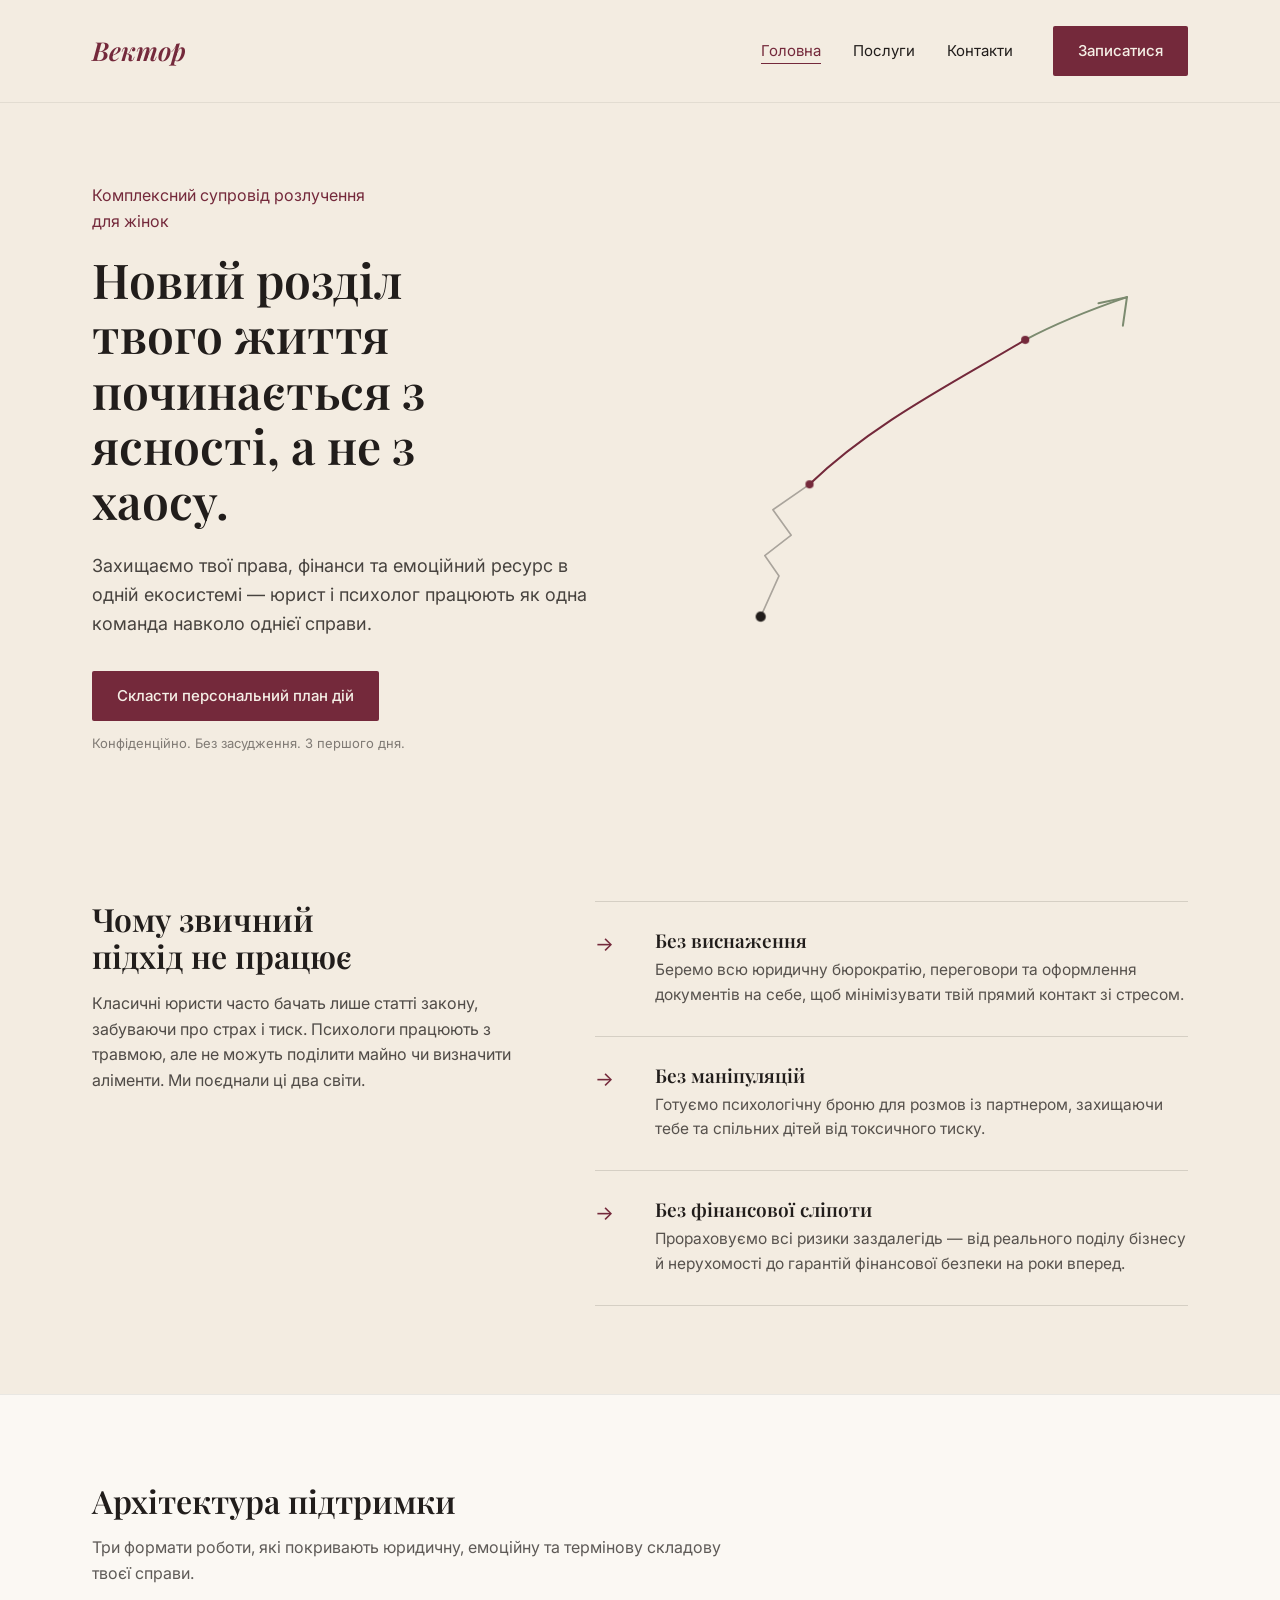
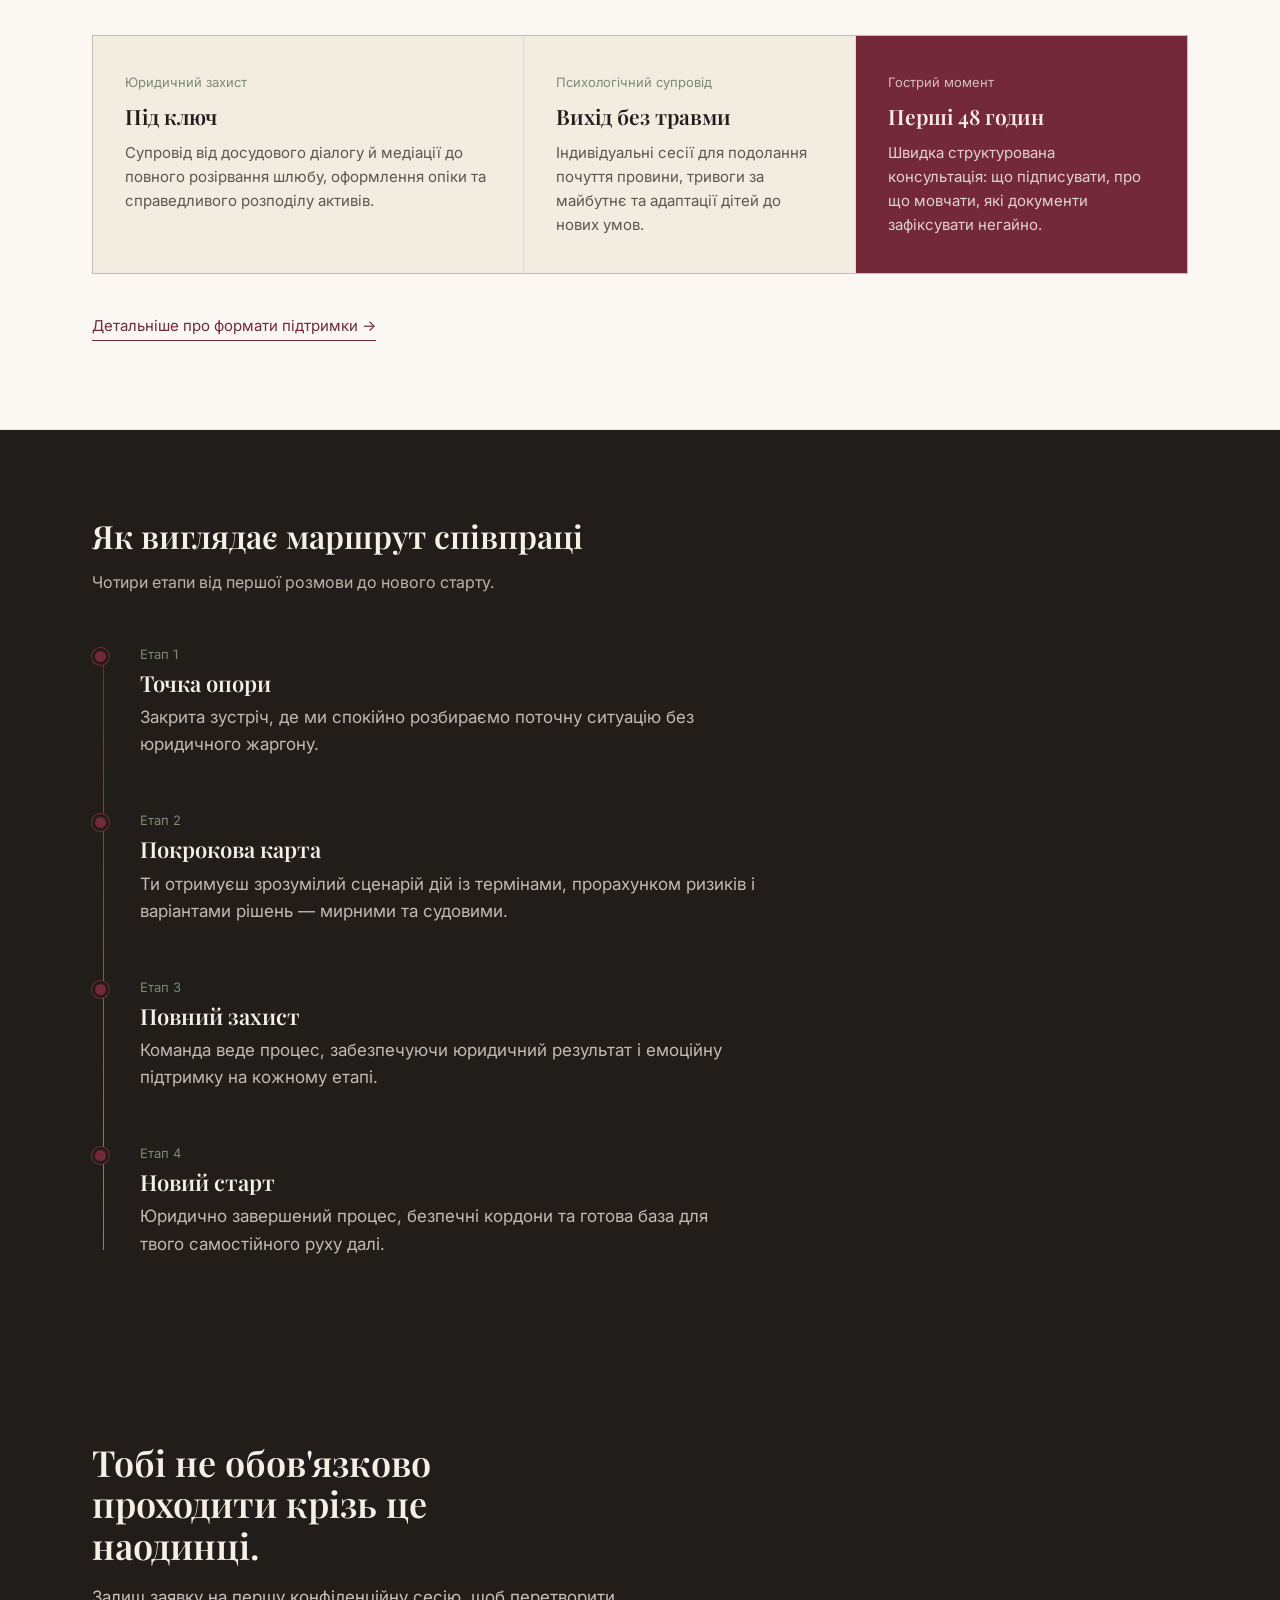
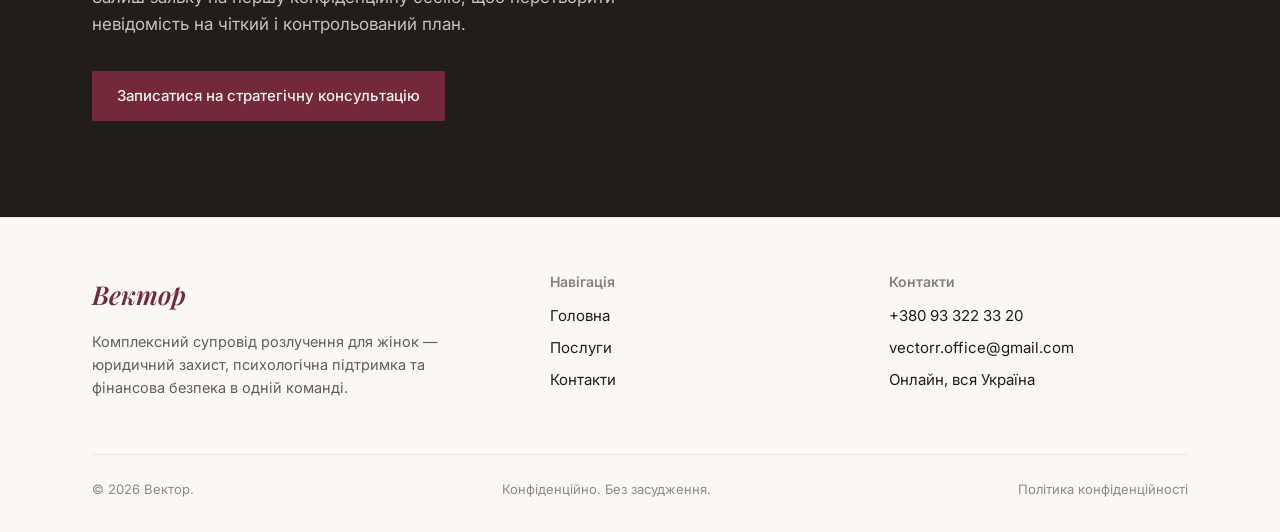
<file: index.html>
<!DOCTYPE html>
<html lang="uk">
<head>
<meta charset="UTF-8">
<meta name="viewport" content="width=device-width, initial-scale=1.0">
<title>Вектор — Супровід розлучення для жінок</title>
<meta name="description" content="Вектор — комплексний супровід розлучення для жінок: юридичний захист, психологічна підтримка та фінансова безпека в одній команді.">
<link rel="stylesheet" href="css/style.css">
<link rel="icon" type="image/x-icon" href="favicon.ico">
<link rel="icon" type="image/png" sizes="32x32" href="favicon-32.png">
<link rel="icon" type="image/png" sizes="192x192" href="favicon-192.png">
<link rel="apple-touch-icon" href="apple-touch-icon.png">
</head>
<body>

<header class="site-header">
  <div class="container">
    <a href="index.html" class="logo">Вектор</a>
    <nav class="nav">
      <ul class="nav-links">
        <li><a href="index.html" aria-current="page">Головна</a></li>
        <li><a href="services.html">Послуги</a></li>
        <li><a href="contacts.html">Контакти</a></li>
      </ul>
      <a href="contacts.html" class="btn btn-primary nav-cta-desktop">Записатися</a>
      <button class="nav-toggle" aria-label="Меню" aria-expanded="false">☰</button>
    </nav>
  </div>
</header>

<section class="hero">
  <div class="container">
    <div class="hero-grid">
      <div>
        <p class="hero-kicker">Комплексний супровід розлучення для жінок</p>
        <h1>Новий розділ твого життя починається з ясності, а не з хаосу.</h1>
        <p class="hero-lede">Захищаємо твої права, фінанси та емоційний ресурс в одній екосистемі — юрист і психолог працюють як одна команда навколо однієї справи.</p>
        <div class="hero-actions">
          <a href="contacts.html" class="btn btn-primary">Скласти персональний план дій</a>
          <span class="hero-microtext">Конфіденційно. Без засудження. З першого дня.</span>
        </div>
      </div>
      <div>
        <svg class="vector-graphic" viewBox="0 0 460 460" fill="none" xmlns="http://www.w3.org/2000/svg">
          <path class="v-rough" d="M40 380 L58 340 L44 320 L70 300 L52 275 L88 250" stroke="#211D1B" stroke-width="1.6" stroke-linecap="round" stroke-linejoin="round" opacity="0.35"/>
          <path class="v-line-1" d="M88 250 C 150 190, 230 150, 300 108" stroke="#74293B" stroke-width="2" stroke-linecap="round"/>
          <path class="v-line-2" d="M300 108 C 330 92, 365 78, 400 66" stroke="#7C8B70" stroke-width="2" stroke-linecap="round"/>
          <path class="v-arrow" d="M400 66 L 372 72 M400 66 L 396 94" stroke="#7C8B70" stroke-width="2" stroke-linecap="round"/>
          <circle class="v-dot" cx="40" cy="380" r="5" fill="#211D1B" opacity="0.35"/>
          <circle class="v-dot" cx="88" cy="250" r="4" fill="#74293B"/>
          <circle class="v-dot" cx="300" cy="108" r="4" fill="#74293B"/>
        </svg>
      </div>
    </div>
  </div>
</section>

<section class="section">
  <div class="container">
    <div class="philosophy-grid">
      <div class="philosophy-intro reveal">
        <h2>Чому звичний підхід не працює</h2>
        <p>Класичні юристи часто бачать лише статті закону, забуваючи про страх і тиск. Психологи працюють з травмою, але не можуть поділити майно чи визначити аліменти. Ми поєднали ці два світи.</p>
      </div>
      <div class="philosophy-list">
        <div class="philosophy-item reveal">
          <span class="mark">→</span>
          <div>
            <h3>Без виснаження</h3>
            <p>Беремо всю юридичну бюрократію, переговори та оформлення документів на себе, щоб мінімізувати твій прямий контакт зі стресом.</p>
          </div>
        </div>
        <div class="philosophy-item reveal reveal-delay-1">
          <span class="mark">→</span>
          <div>
            <h3>Без маніпуляцій</h3>
            <p>Готуємо психологічну броню для розмов із партнером, захищаючи тебе та спільних дітей від токсичного тиску.</p>
          </div>
        </div>
        <div class="philosophy-item reveal reveal-delay-2">
          <span class="mark">→</span>
          <div>
            <h3>Без фінансової сліпоти</h3>
            <p>Прораховуємо всі ризики заздалегідь — від реального поділу бізнесу й нерухомості до гарантій фінансової безпеки на роки вперед.</p>
          </div>
        </div>
      </div>
    </div>
  </div>
</section>

<section class="section section-alt">
  <div class="container">
    <div class="section-head reveal">
      <h2>Архітектура підтримки</h2>
      <p class="desc">Три формати роботи, які покривають юридичну, емоційну та термінову складову твоєї справи.</p>
    </div>
    <div class="services-teaser reveal">
      <div class="service-block">
        <span class="tag">Юридичний захист</span>
        <h3>Під ключ</h3>
        <p>Супровід від досудового діалогу й медіації до повного розірвання шлюбу, оформлення опіки та справедливого розподілу активів.</p>
      </div>
      <div class="service-block">
        <span class="tag">Психологічний супровід</span>
        <h3>Вихід без травми</h3>
        <p>Індивідуальні сесії для подолання почуття провини, тривоги за майбутнє та адаптації дітей до нових умов.</p>
      </div>
      <div class="service-block express">
        <span class="tag">Гострий момент</span>
        <h3>Перші 48 годин</h3>
        <p>Швидка структурована консультація: що підписувати, про що мовчати, які документи зафіксувати негайно.</p>
      </div>
    </div>
    <a href="services.html" class="teaser-link">Детальніше про формати підтримки →</a>
  </div>
</section>

<section class="section section-dark">
  <div class="container">
    <div class="section-head reveal">
      <h2>Як виглядає маршрут співпраці</h2>
      <p class="desc">Чотири етапи від першої розмови до нового старту.</p>
    </div>
    <div class="journey">
      <div class="journey-step">
        <span class="step-num">Етап 1</span>
        <h3>Точка опори</h3>
        <p>Закрита зустріч, де ми спокійно розбираємо поточну ситуацію без юридичного жаргону.</p>
      </div>
      <div class="journey-step">
        <span class="step-num">Етап 2</span>
        <h3>Покрокова карта</h3>
        <p>Ти отримуєш зрозумілий сценарій дій із термінами, прорахунком ризиків і варіантами рішень — мирними та судовими.</p>
      </div>
      <div class="journey-step">
        <span class="step-num">Етап 3</span>
        <h3>Повний захист</h3>
        <p>Команда веде процес, забезпечуючи юридичний результат і емоційну підтримку на кожному етапі.</p>
      </div>
      <div class="journey-step">
        <span class="step-num">Етап 4</span>
        <h3>Новий старт</h3>
        <p>Юридично завершений процес, безпечні кордони та готова база для твого самостійного руху далі.</p>
      </div>
    </div>
  </div>
</section>

<div class="cta-banner">
  <div class="container reveal">
    <h2>Тобі не обов'язково проходити крізь це наодинці.</h2>
    <p>Залиш заявку на першу конфіденційну сесію, щоб перетворити невідомість на чіткий і контрольований план.</p>
    <a href="contacts.html" class="btn btn-primary" style="margin-top:16px;">Записатися на стратегічну консультацію</a>
  </div>
</div>

<footer class="site-footer">
  <div class="container">
    <div class="footer-grid">
      <div>
        <a href="index.html" class="logo">Вектор</a>
        <p style="margin-top:14px;">Комплексний супровід розлучення для жінок — юридичний захист, психологічна підтримка та фінансова безпека в одній команді.</p>
      </div>
      <div>
        <h4>Навігація</h4>
        <ul>
          <li><a href="index.html">Головна</a></li>
          <li><a href="services.html">Послуги</a></li>
          <li><a href="contacts.html">Контакти</a></li>
        </ul>
      </div>
      <div>
        <h4>Контакти</h4>
        <ul>
          <li><a href="tel:+380933223320">+380 93 322 33 20</a></li>
          <li><a href="mailto:vectorr.office@gmail.com">vectorr.office@gmail.com</a></li>
          <li>Онлайн, вся Україна</li>
        </ul>
      </div>
    </div>
    <div class="footer-bottom">
      <span>© 2026 Вектор.</span>
      <span>Конфіденційно. Без засудження.</span>
      <span><a href="privacy-policy.html">Політика конфіденційності</a></span>
    </div>
  </div>
</footer>

<script src="js/script.js"></script>
</body>
</html>
</file>
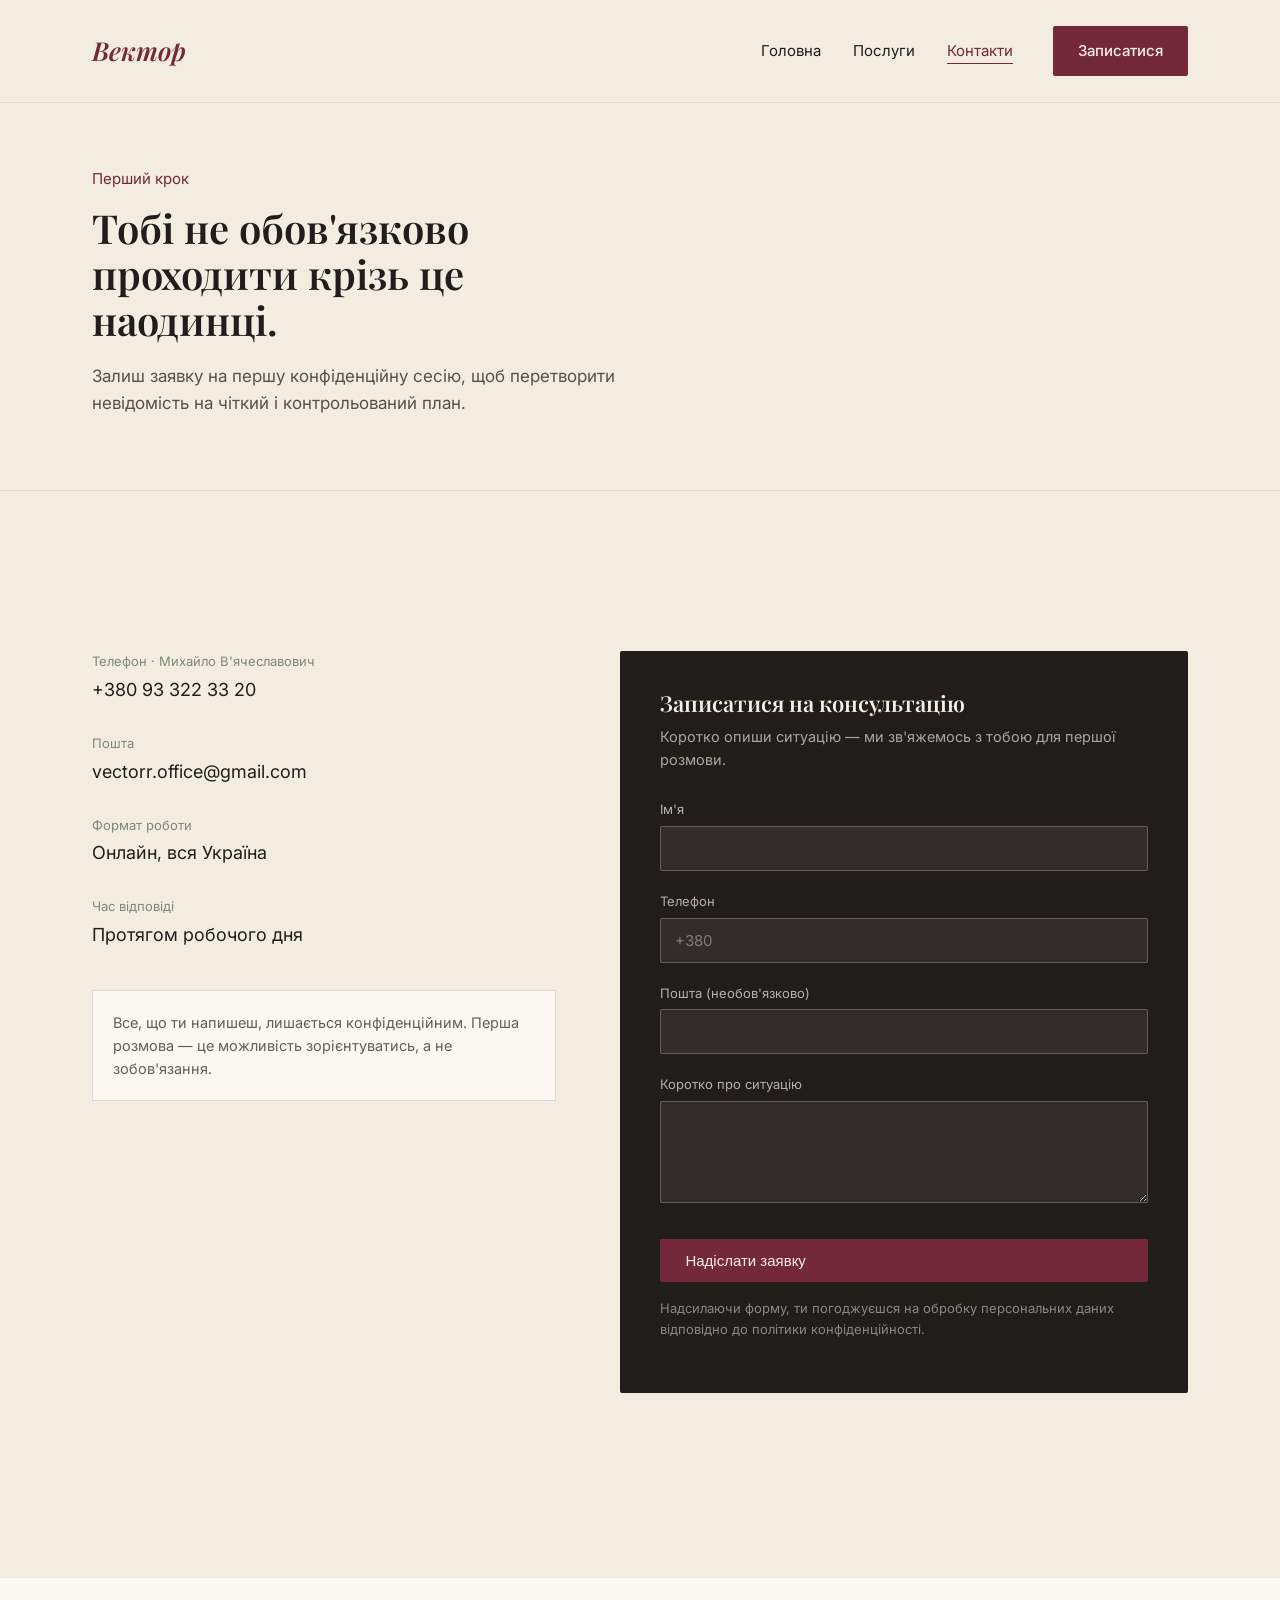
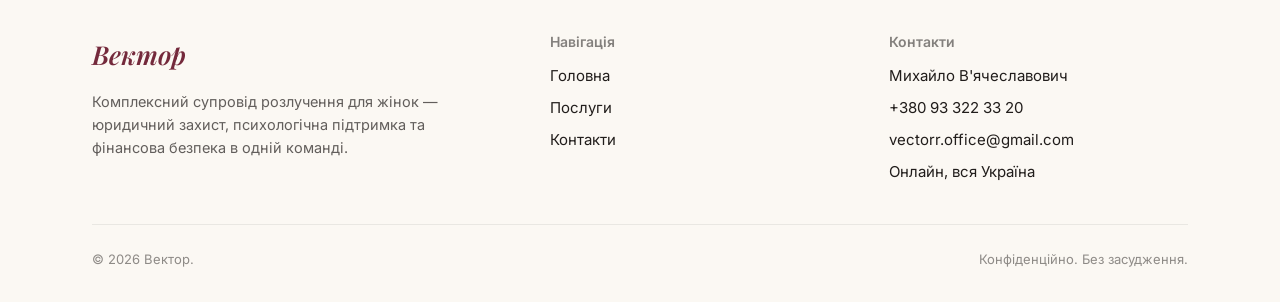
<file: contacts.html>
<!DOCTYPE html>
<html lang="uk">
<head>
<meta charset="UTF-8">
<meta name="viewport" content="width=device-width, initial-scale=1.0">
<title>Контакти — Вектор</title>
<meta name="description" content="Зв'яжись із Вектор для конфіденційної консультації щодо супроводу розлучення.">
<link rel="stylesheet" href="css/style.css">
<link rel="icon" type="image/x-icon" href="favicon.ico">
<link rel="icon" type="image/png" sizes="32x32" href="favicon-32.png">
<link rel="icon" type="image/png" sizes="192x192" href="favicon-192.png">
<link rel="apple-touch-icon" href="apple-touch-icon.png">
</head>
<body>

<header class="site-header">
  <div class="container">
    <a href="index.html" class="logo">Вектор</a>
    <nav class="nav">
      <ul class="nav-links">
        <li><a href="index.html">Головна</a></li>
        <li><a href="services.html">Послуги</a></li>
        <li><a href="contacts.html" aria-current="page">Контакти</a></li>
      </ul>
      <a href="contacts.html" class="btn btn-primary nav-cta-desktop">Записатися</a>
      <button class="nav-toggle" aria-label="Меню" aria-expanded="false">☰</button>
    </nav>
  </div>
</header>

<section class="page-hero">
  <div class="container">
    <p class="kicker">Перший крок</p>
    <h1>Тобі не обов'язково проходити крізь це наодинці.</h1>
    <p class="desc">Залиш заявку на першу конфіденційну сесію, щоб перетворити невідомість на чіткий і контрольований план.</p>
  </div>
</section>

<section class="section">
  <div class="container">
    <div class="contact-grid reveal">

      <div class="contact-info">
        <div class="item">
          <div class="label">Телефон · Михайло В'ячеславович</div>
          <div class="value"><a href="tel:+380933223320">+380 93 322 33 20</a></div>
        </div>
        <div class="item">
          <div class="label">Пошта</div>
          <div class="value"><a href="mailto:vectorr.office@gmail.com">vectorr.office@gmail.com</a></div>
        </div>
        <div class="item">
          <div class="label">Формат роботи</div>
          <div class="value">Онлайн, вся Україна</div>
        </div>
        <div class="item">
          <div class="label">Час відповіді</div>
          <div class="value">Протягом робочого дня</div>
        </div>
        <div class="note">Все, що ти напишеш, лишається конфіденційним. Перша розмова — це можливість зорієнтуватись, а не зобов'язання.</div>
      </div>

      <div class="form-card">
        <h3>Записатися на консультацію</h3>
        <p class="sub">Коротко опиши ситуацію — ми зв'яжемось з тобою для першої розмови.</p>

        <form id="lead-form" action="https://api.web3forms.com/submit" method="POST">
          <input type="hidden" name="access_key" value="33d1079c-cb4d-48e0-b1f0-724d064cd70f">
          <input type="hidden" name="subject" value="Нова заявка з сайту Вектор">
          <input type="hidden" name="from_name" value="Сайт Вектор">
          <input type="checkbox" name="botcheck" style="display:none" tabindex="-1" autocomplete="off">
          <div class="field"><label for="f-name">Ім'я</label><input id="f-name" type="text" name="Ім'я" required></div>
          <div class="field"><label for="f-phone">Телефон</label><input id="f-phone" type="tel" name="Телефон" required placeholder="+380"></div>
          <div class="field"><label for="f-email">Пошта (необов'язково)</label><input id="f-email" type="email" name="email"></div>
          <div class="field"><label for="f-msg">Коротко про ситуацію</label><textarea id="f-msg" name="Повідомлення" rows="4"></textarea></div>
          <button type="submit" class="btn btn-primary" style="width:100%;margin-top:8px;">Надіслати заявку</button>
          <p id="form-status" role="status" style="margin-top:14px;font-size:14.5px;"></p>
        </form>
        <script>
        (function(){
          var f=document.getElementById('lead-form'),st=document.getElementById('form-status');
          f.addEventListener('submit',function(e){
            e.preventDefault();
            var btn=f.querySelector('button');btn.disabled=true;st.textContent='Надсилаємо…';
            fetch(f.action,{method:'POST',headers:{'Accept':'application/json'},body:new FormData(f)})
              .then(function(r){return r.json()})
              .then(function(d){
                if(d.success){st.textContent='Дякуємо! Заявку отримано — ми зв\'яжемось з тобою найближчим часом.';f.reset();}
                else{st.textContent='Не вдалося надіслати. Напиши нам на пошту або зателефонуй.';}
                btn.disabled=false;
              })
              .catch(function(){st.textContent='Помилка з\'єднання. Спробуй ще раз або напиши на пошту.';btn.disabled=false;});
          });
        })();
        </script>

        <p class="form-note">Надсилаючи форму, ти погоджуєшся на обробку персональних даних відповідно до політики конфіденційності.</p>
      </div>

    </div>
  </div>
</section>

<footer class="site-footer">
  <div class="container">
    <div class="footer-grid">
      <div>
        <a href="index.html" class="logo">Вектор</a>
        <p style="margin-top:14px;">Комплексний супровід розлучення для жінок — юридичний захист, психологічна підтримка та фінансова безпека в одній команді.</p>
      </div>
      <div>
        <h4>Навігація</h4>
        <ul>
          <li><a href="index.html">Головна</a></li>
          <li><a href="services.html">Послуги</a></li>
          <li><a href="contacts.html">Контакти</a></li>
        </ul>
      </div>
      <div>
        <h4>Контакти</h4>
        <ul>
          <li>Михайло В'ячеславович</li>
          <li><a href="tel:+380933223320">+380 93 322 33 20</a></li>
          <li><a href="mailto:vectorr.office@gmail.com">vectorr.office@gmail.com</a></li>
          <li>Онлайн, вся Україна</li>
        </ul>
      </div>
    </div>
    <div class="footer-bottom">
      <span>© 2026 Вектор.</span>
      <span>Конфіденційно. Без засудження.</span>
    </div>
  </div>
</footer>

<script src="js/script.js"></script>
</body>
</html>
</file>
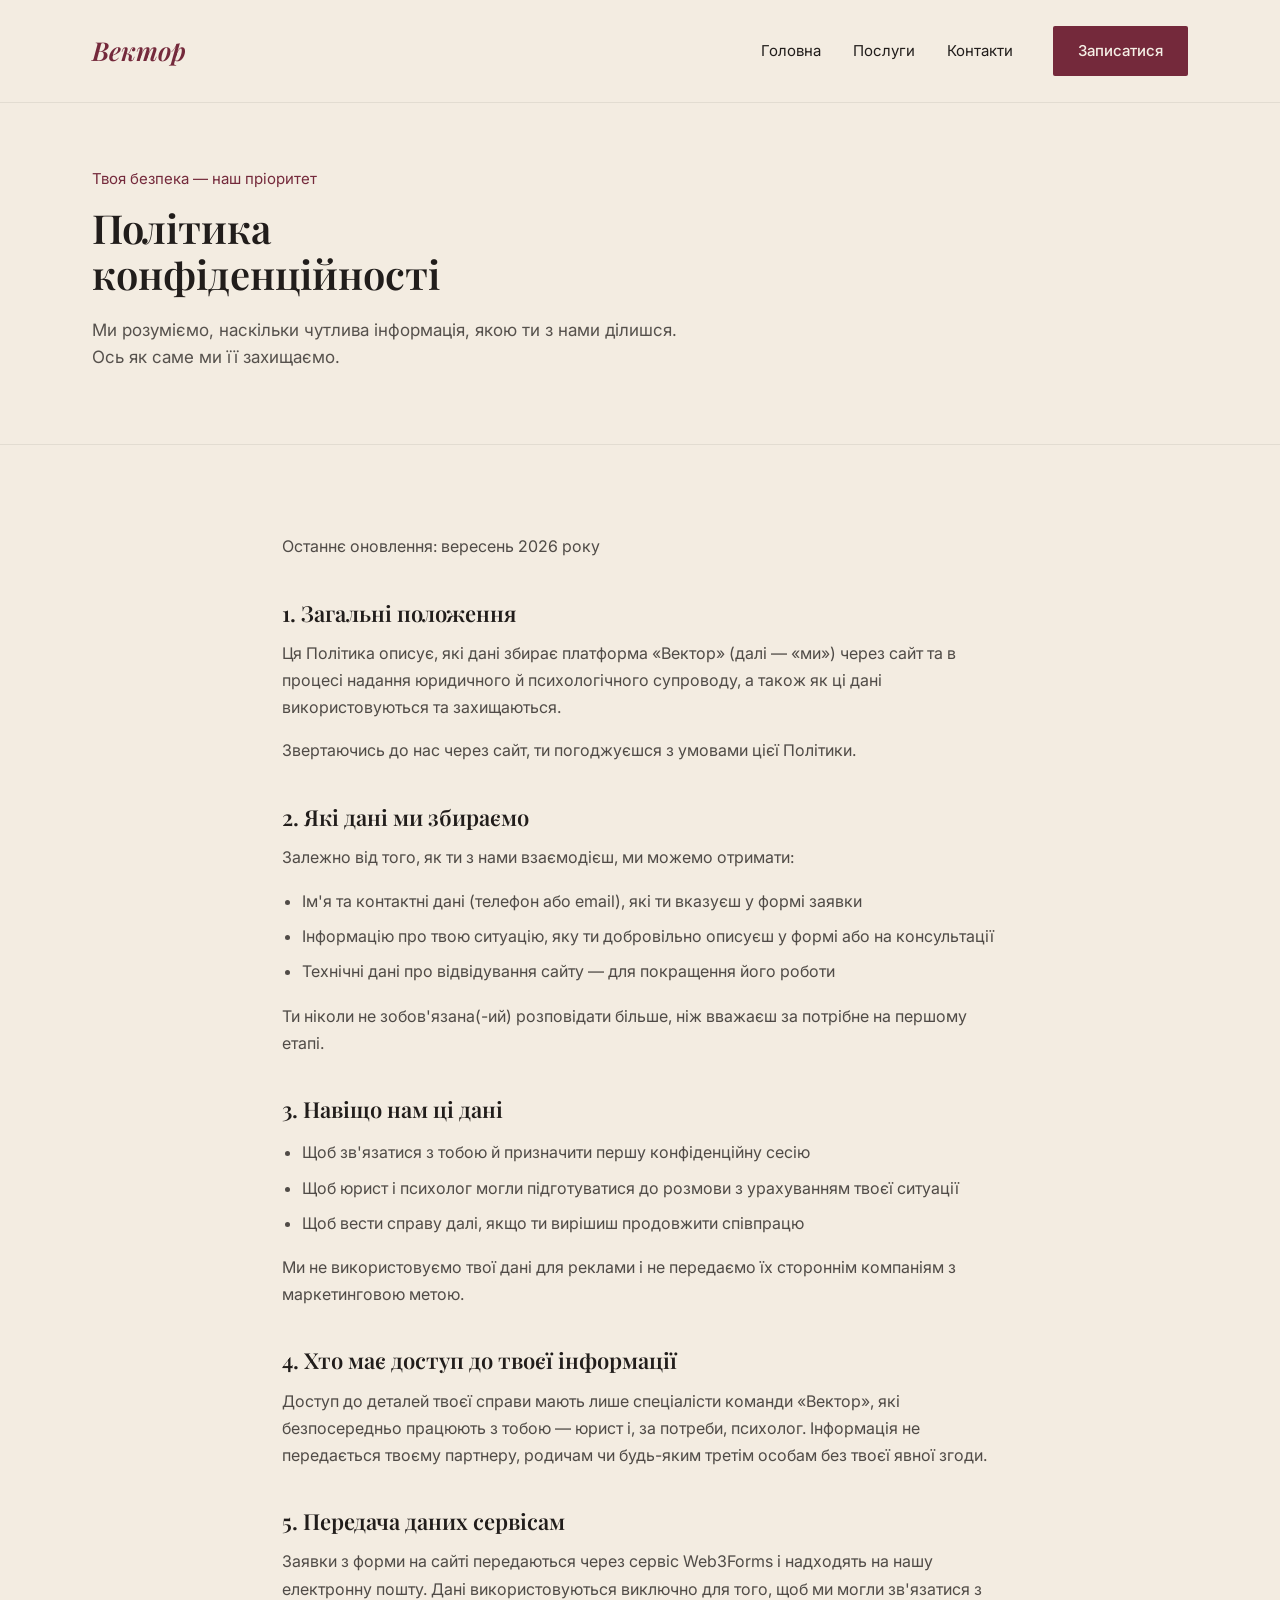
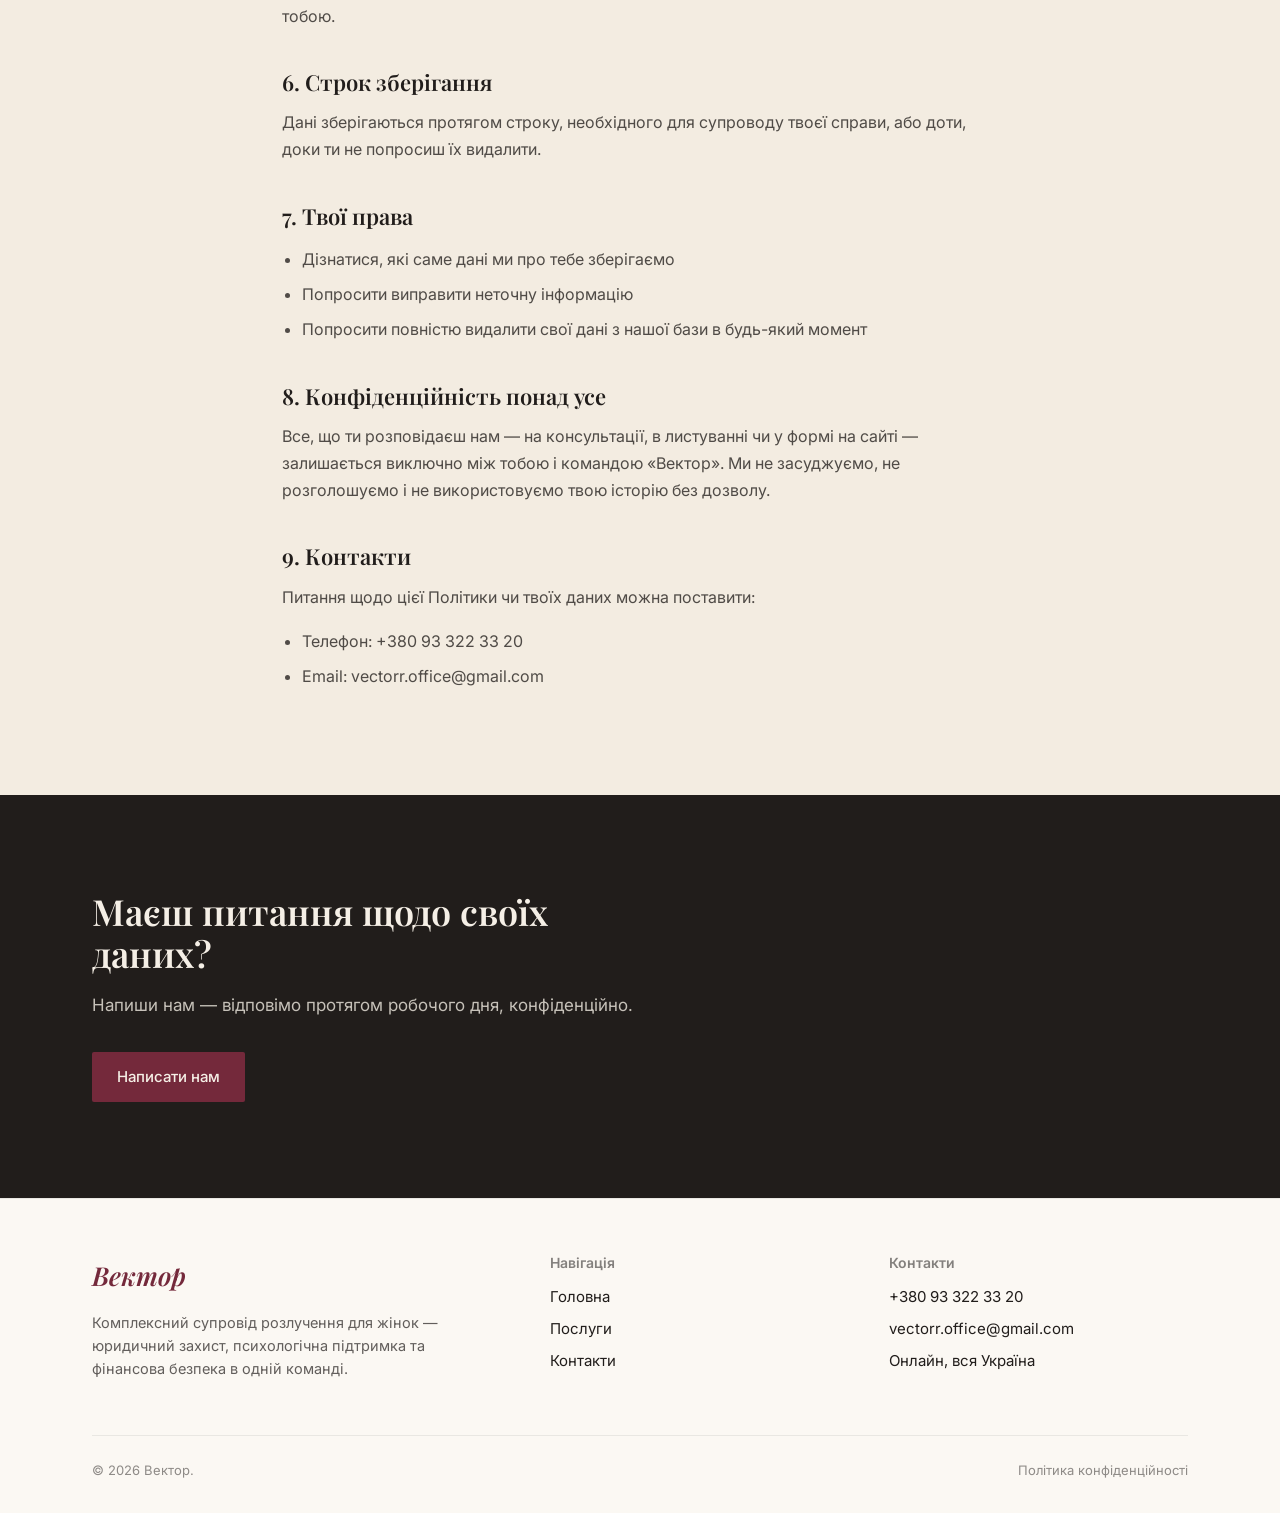
<file: privacy-policy.html>
<!DOCTYPE html>
<html lang="uk">
<head>
<meta charset="UTF-8">
<meta name="viewport" content="width=device-width, initial-scale=1.0">
<title>Політика конфіденційності — Вектор</title>
<meta name="description" content="Політика конфіденційності Вектор: як ми збираємо, використовуємо та захищаємо ваші персональні дані.">
<link rel="stylesheet" href="css/style.css">
<link rel="icon" type="image/x-icon" href="favicon.ico">
<link rel="icon" type="image/png" sizes="32x32" href="favicon-32.png">
<link rel="icon" type="image/png" sizes="192x192" href="favicon-192.png">
<link rel="apple-touch-icon" href="apple-touch-icon.png">
<style>
  .policy-content h2 {
    font-size: 22px;
    margin-top: 40px;
    margin-bottom: 14px;
  }
  .policy-content h2:first-child { margin-top: 0; }
  .policy-content p, .policy-content li {
    color: rgba(33,29,27,0.78);
    font-size: 16px;
    line-height: 1.7;
  }
  .policy-content ul { padding-left: 20px; }
  .policy-content li { margin-bottom: 8px; }
  .policy-updated {
    font-size: 14px;
    color: rgba(33,29,27,0.5);
    margin-bottom: 40px;
  }
</style>
</head>
<body>

<header class="site-header">
  <div class="container">
    <a href="index.html" class="logo">Вектор</a>
    <nav class="nav">
      <ul class="nav-links">
        <li><a href="index.html">Головна</a></li>
        <li><a href="services.html">Послуги</a></li>
        <li><a href="contacts.html">Контакти</a></li>
      </ul>
      <a href="contacts.html" class="btn btn-primary nav-cta-desktop">Записатися</a>
      <button class="nav-toggle" aria-label="Меню" aria-expanded="false">☰</button>
    </nav>
  </div>
</header>

<section class="page-hero">
  <div class="container">
    <p class="kicker">Твоя безпека — наш пріоритет</p>
    <h1>Політика конфіденційності</h1>
    <p class="desc">Ми розуміємо, наскільки чутлива інформація, якою ти з нами ділишся. Ось як саме ми її захищаємо.</p>
  </div>
</section>

<section class="section">
  <div class="container" style="max-width: 780px;">
    <div class="policy-content">
      <p class="policy-updated">Останнє оновлення: вересень 2026 року</p>

      <h2>1. Загальні положення</h2>
      <p>Ця Політика описує, які дані збирає платформа «Вектор» (далі — «ми») через сайт та в процесі надання юридичного й психологічного супроводу, а також як ці дані використовуються та захищаються.</p>
      <p>Звертаючись до нас через сайт, ти погоджуєшся з умовами цієї Політики.</p>

      <h2>2. Які дані ми збираємо</h2>
      <p>Залежно від того, як ти з нами взаємодієш, ми можемо отримати:</p>
      <ul>
        <li>Ім'я та контактні дані (телефон або email), які ти вказуєш у формі заявки</li>
        <li>Інформацію про твою ситуацію, яку ти добровільно описуєш у формі або на консультації</li>
        <li>Технічні дані про відвідування сайту — для покращення його роботи</li>
      </ul>
      <p>Ти ніколи не зобов'язана(-ий) розповідати більше, ніж вважаєш за потрібне на першому етапі.</p>

      <h2>3. Навіщо нам ці дані</h2>
      <ul>
        <li>Щоб зв'язатися з тобою й призначити першу конфіденційну сесію</li>
        <li>Щоб юрист і психолог могли підготуватися до розмови з урахуванням твоєї ситуації</li>
        <li>Щоб вести справу далі, якщо ти вирішиш продовжити співпрацю</li>
      </ul>
      <p>Ми не використовуємо твої дані для реклами і не передаємо їх стороннім компаніям з маркетинговою метою.</p>

      <h2>4. Хто має доступ до твоєї інформації</h2>
      <p>Доступ до деталей твоєї справи мають лише спеціалісти команди «Вектор», які безпосередньо працюють з тобою — юрист і, за потреби, психолог. Інформація не передається твоєму партнеру, родичам чи будь-яким третім особам без твоєї явної згоди.</p>

      <h2>5. Передача даних сервісам</h2>
      <p>Заявки з форми на сайті передаються через сервіс Web3Forms і надходять на нашу електронну пошту. Дані використовуються виключно для того, щоб ми могли зв'язатися з тобою.</p>

      <h2>6. Строк зберігання</h2>
      <p>Дані зберігаються протягом строку, необхідного для супроводу твоєї справи, або доти, доки ти не попросиш їх видалити.</p>

      <h2>7. Твої права</h2>
      <ul>
        <li>Дізнатися, які саме дані ми про тебе зберігаємо</li>
        <li>Попросити виправити неточну інформацію</li>
        <li>Попросити повністю видалити свої дані з нашої бази в будь-який момент</li>
      </ul>

      <h2>8. Конфіденційність понад усе</h2>
      <p>Все, що ти розповідаєш нам — на консультації, в листуванні чи у формі на сайті — залишається виключно між тобою і командою «Вектор». Ми не засуджуємо, не розголошуємо і не використовуємо твою історію без дозволу.</p>

      <h2>9. Контакти</h2>
      <p>Питання щодо цієї Політики чи твоїх даних можна поставити:</p>
      <ul>
        <li>Телефон: <a href="tel:+380933223320">+380 93 322 33 20</a></li>
        <li>Email: <a href="mailto:vectorr.office@gmail.com">vectorr.office@gmail.com</a></li>
      </ul>
    </div>
  </div>
</section>

<div class="cta-banner">
  <div class="container">
    <h2>Маєш питання щодо своїх даних?</h2>
    <p>Напиши нам — відповімо протягом робочого дня, конфіденційно.</p>
    <a href="contacts.html" class="btn btn-primary" style="margin-top:16px;">Написати нам</a>
  </div>
</div>

<footer class="site-footer">
  <div class="container">
    <div class="footer-grid">
      <div>
        <a href="index.html" class="logo">Вектор</a>
        <p style="margin-top:14px;">Комплексний супровід розлучення для жінок — юридичний захист, психологічна підтримка та фінансова безпека в одній команді.</p>
      </div>
      <div>
        <h4>Навігація</h4>
        <ul>
          <li><a href="index.html">Головна</a></li>
          <li><a href="services.html">Послуги</a></li>
          <li><a href="contacts.html">Контакти</a></li>
        </ul>
      </div>
      <div>
        <h4>Контакти</h4>
        <ul>
          <li><a href="tel:+380933223320">+380 93 322 33 20</a></li>
          <li><a href="mailto:vectorr.office@gmail.com">vectorr.office@gmail.com</a></li>
          <li>Онлайн, вся Україна</li>
        </ul>
      </div>
    </div>
    <div class="footer-bottom">
      <span>© 2026 Вектор.</span>
      <span><a href="privacy-policy.html">Політика конфіденційності</a></span>
    </div>
  </div>
</footer>

<script src="js/script.js"></script>
</body>
</html>
</file>
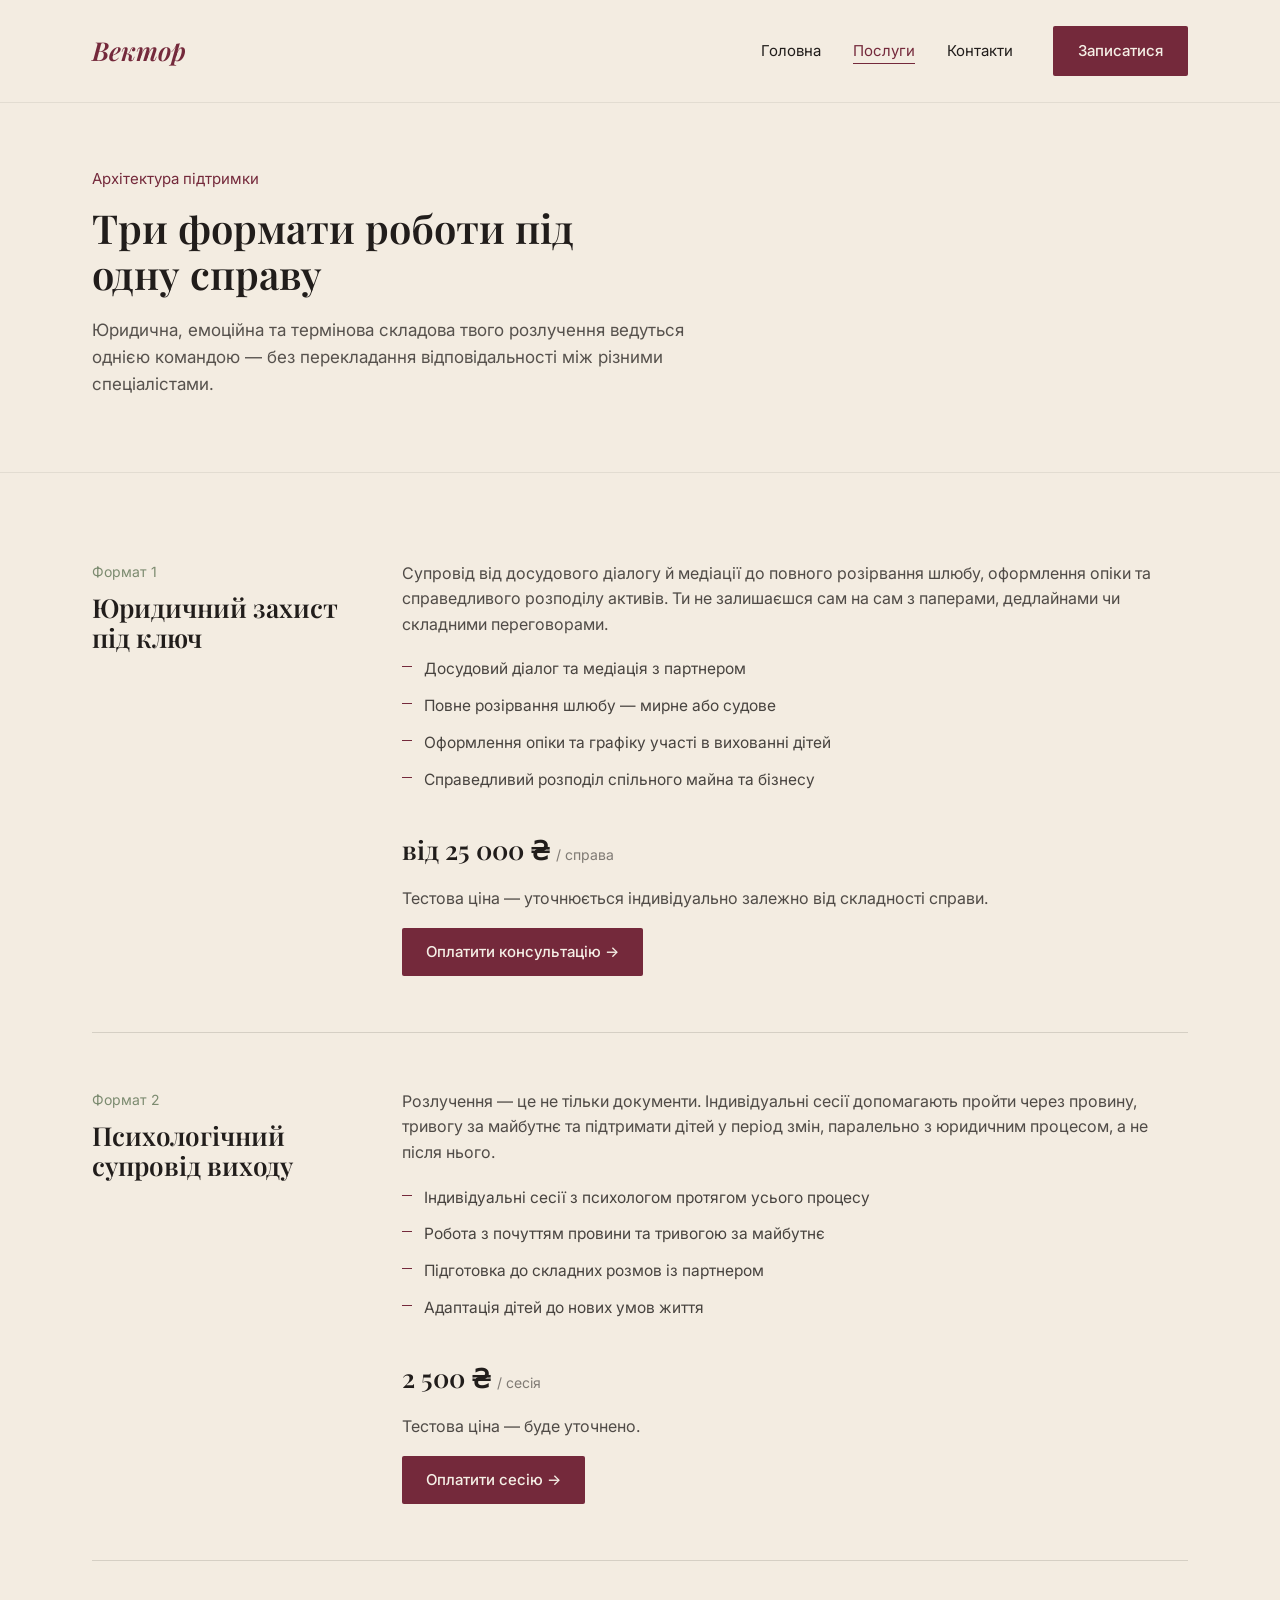
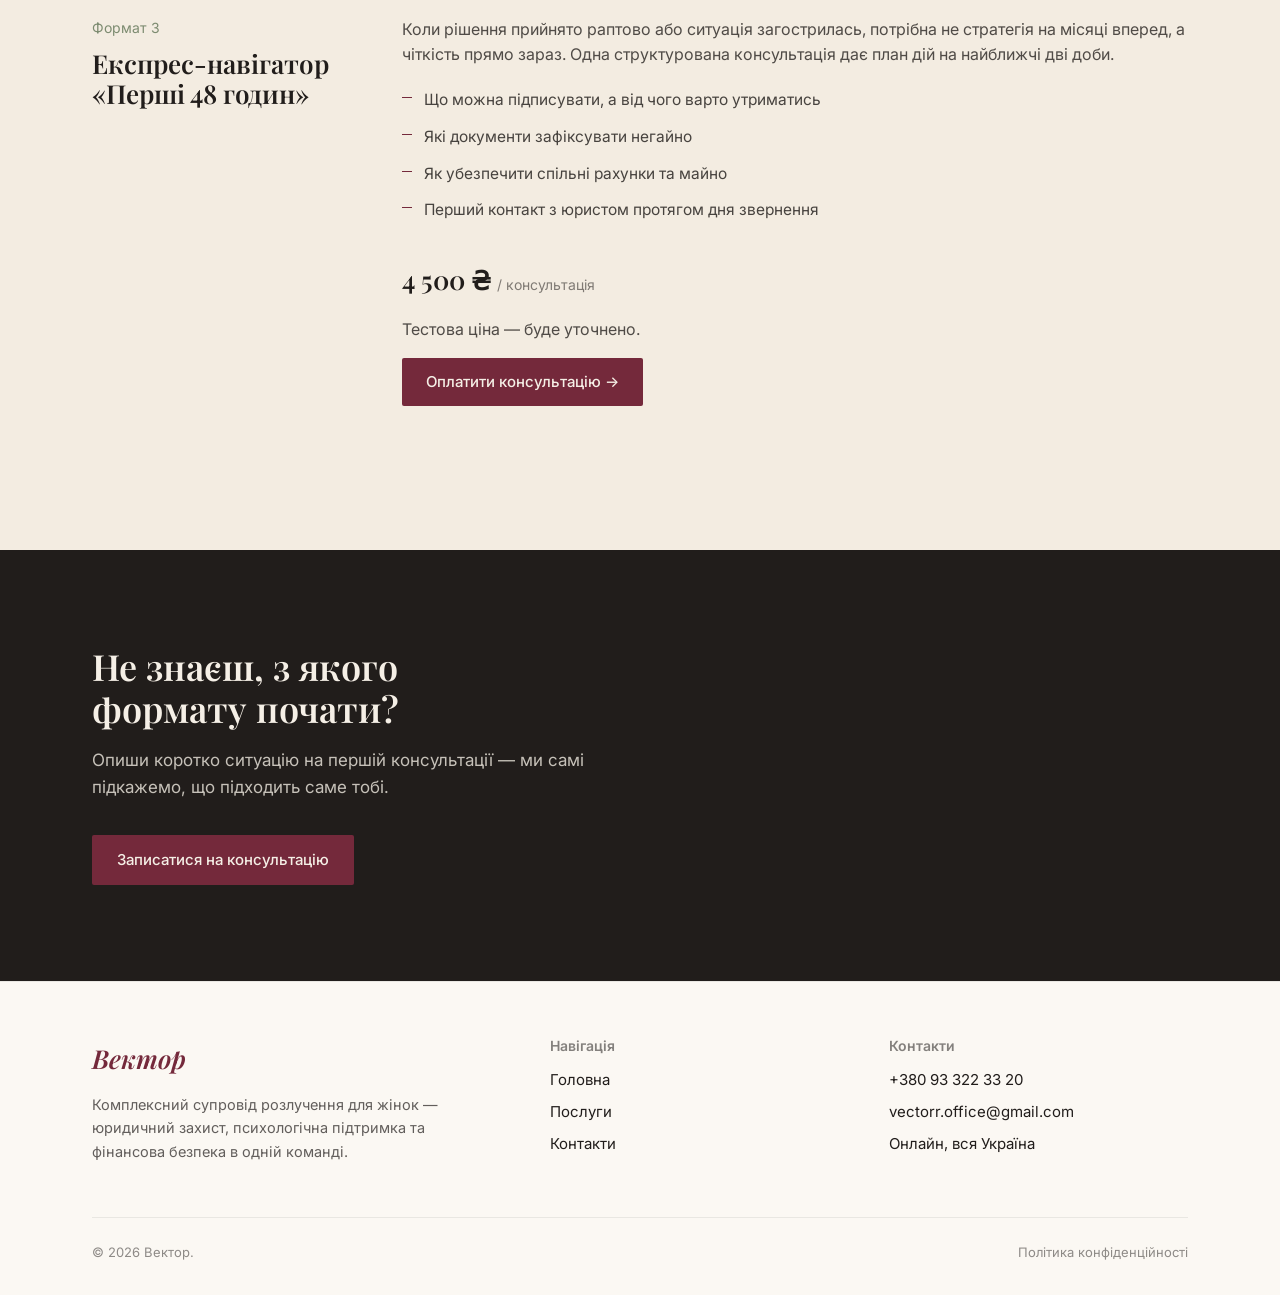
<file: services.html>
<!DOCTYPE html>
<html lang="uk">
<head>
<meta charset="UTF-8">
<meta name="viewport" content="width=device-width, initial-scale=1.0">
<title>Послуги — Вектор</title>
<meta name="description" content="Формати підтримки Вектор: юридичний захист під ключ, психологічний супровід виходу з шлюбу та експрес-навігатор «Перші 48 годин».">
<link rel="stylesheet" href="css/style.css">
<link rel="icon" type="image/x-icon" href="favicon.ico">
<link rel="icon" type="image/png" sizes="32x32" href="favicon-32.png">
<link rel="icon" type="image/png" sizes="192x192" href="favicon-192.png">
<link rel="apple-touch-icon" href="apple-touch-icon.png">
<style>
  .price-tag {
    display: inline-flex;
    align-items: baseline;
    gap: 6px;
    margin-top: 24px;
    margin-bottom: 16px;
  }
  .price-tag .amount {
    font-family: 'Playfair Display', serif;
    font-size: 26px;
    font-weight: 600;
    color: var(--ink);
  }
  .price-tag .unit {
    font-size: 14px;
    color: rgba(33,29,27,0.55);
  }
  .price-note {
    font-size: 13px;
    color: rgba(33,29,27,0.5);
    margin-bottom: 16px;
  }
  .pay-btn {
    display: inline-flex;
    align-items: center;
    gap: 8px;
    padding: 12px 24px;
    background: var(--wine);
    color: var(--cream-text);
    border-radius: 2px;
    font-size: 15px;
    font-weight: 500;
    transition: background 0.2s ease, transform 0.2s ease;
  }
  .pay-btn:hover { background: var(--wine-dark); transform: translateY(-1px); }
</style>
</head>
<body>

<header class="site-header">
  <div class="container">
    <a href="index.html" class="logo">Вектор</a>
    <nav class="nav">
      <ul class="nav-links">
        <li><a href="index.html">Головна</a></li>
        <li><a href="services.html" aria-current="page">Послуги</a></li>
        <li><a href="contacts.html">Контакти</a></li>
      </ul>
      <a href="contacts.html" class="btn btn-primary nav-cta-desktop">Записатися</a>
      <button class="nav-toggle" aria-label="Меню" aria-expanded="false">☰</button>
    </nav>
  </div>
</header>

<section class="page-hero">
  <div class="container">
    <p class="kicker">Архітектура підтримки</p>
    <h1>Три формати роботи під одну справу</h1>
    <p class="desc">Юридична, емоційна та термінова складова твого розлучення ведуться однією командою — без перекладання відповідальності між різними спеціалістами.</p>
  </div>
</section>

<section class="section">
  <div class="container">

    <div class="service-detail reveal">
      <div class="label-col">
        <span class="tag">Формат 1</span>
        <h3>Юридичний захист під ключ</h3>
      </div>
      <div class="body-col">
        <p>Супровід від досудового діалогу й медіації до повного розірвання шлюбу, оформлення опіки та справедливого розподілу активів. Ти не залишаєшся сам на сам з паперами, дедлайнами чи складними переговорами.</p>
        <ul>
          <li>Досудовий діалог та медіація з партнером</li>
          <li>Повне розірвання шлюбу — мирне або судове</li>
          <li>Оформлення опіки та графіку участі в вихованні дітей</li>
          <li>Справедливий розподіл спільного майна та бізнесу</li>
        </ul>
        <div class="price-tag"><span class="amount">від 25 000 ₴</span><span class="unit">/ справа</span></div>
        <p class="price-note">Тестова ціна — уточнюється індивідуально залежно від складності справи.</p>
        <a href="contacts.html" class="pay-btn">Оплатити консультацію →</a>
      </div>
    </div>

    <div class="service-detail reveal">
      <div class="label-col">
        <span class="tag">Формат 2</span>
        <h3>Психологічний супровід виходу</h3>
      </div>
      <div class="body-col">
        <p>Розлучення — це не тільки документи. Індивідуальні сесії допомагають пройти через провину, тривогу за майбутнє та підтримати дітей у період змін, паралельно з юридичним процесом, а не після нього.</p>
        <ul>
          <li>Індивідуальні сесії з психологом протягом усього процесу</li>
          <li>Робота з почуттям провини та тривогою за майбутнє</li>
          <li>Підготовка до складних розмов із партнером</li>
          <li>Адаптація дітей до нових умов життя</li>
        </ul>
        <div class="price-tag"><span class="amount">2 500 ₴</span><span class="unit">/ сесія</span></div>
        <p class="price-note">Тестова ціна — буде уточнено.</p>
        <a href="contacts.html" class="pay-btn">Оплатити сесію →</a>
      </div>
    </div>

    <div class="service-detail reveal">
      <div class="label-col">
        <span class="tag">Формат 3</span>
        <h3>Експрес-навігатор «Перші 48 годин»</h3>
      </div>
      <div class="body-col">
        <p>Коли рішення прийнято раптово або ситуація загострилась, потрібна не стратегія на місяці вперед, а чіткість прямо зараз. Одна структурована консультація дає план дій на найближчі дві доби.</p>
        <ul>
          <li>Що можна підписувати, а від чого варто утриматись</li>
          <li>Які документи зафіксувати негайно</li>
          <li>Як убезпечити спільні рахунки та майно</li>
          <li>Перший контакт з юристом протягом дня звернення</li>
        </ul>
        <div class="price-tag"><span class="amount">4 500 ₴</span><span class="unit">/ консультація</span></div>
        <p class="price-note">Тестова ціна — буде уточнено.</p>
        <a href="contacts.html" class="pay-btn">Оплатити консультацію →</a>
      </div>
    </div>

  </div>
</section>

<div class="cta-banner">
  <div class="container reveal">
    <h2>Не знаєш, з якого формату почати?</h2>
    <p>Опиши коротко ситуацію на першій консультації — ми самі підкажемо, що підходить саме тобі.</p>
    <a href="contacts.html" class="btn btn-primary" style="margin-top:16px;">Записатися на консультацію</a>
  </div>
</div>

<footer class="site-footer">
  <div class="container">
    <div class="footer-grid">
      <div>
        <a href="index.html" class="logo">Вектор</a>
        <p style="margin-top:14px;">Комплексний супровід розлучення для жінок — юридичний захист, психологічна підтримка та фінансова безпека в одній команді.</p>
      </div>
      <div>
        <h4>Навігація</h4>
        <ul>
          <li><a href="index.html">Головна</a></li>
          <li><a href="services.html">Послуги</a></li>
          <li><a href="contacts.html">Контакти</a></li>
        </ul>
      </div>
      <div>
        <h4>Контакти</h4>
        <ul>
          <li><a href="tel:+380933223320">+380 93 322 33 20</a></li>
          <li><a href="mailto:vectorr.office@gmail.com">vectorr.office@gmail.com</a></li>
          <li>Онлайн, вся Україна</li>
        </ul>
      </div>
    </div>
    <div class="footer-bottom">
      <span>© 2026 Вектор.</span>
      <span><a href="privacy-policy.html">Політика конфіденційності</a></span>
    </div>
  </div>
</footer>

<script src="js/script.js"></script>
</body>
</html>
</file>
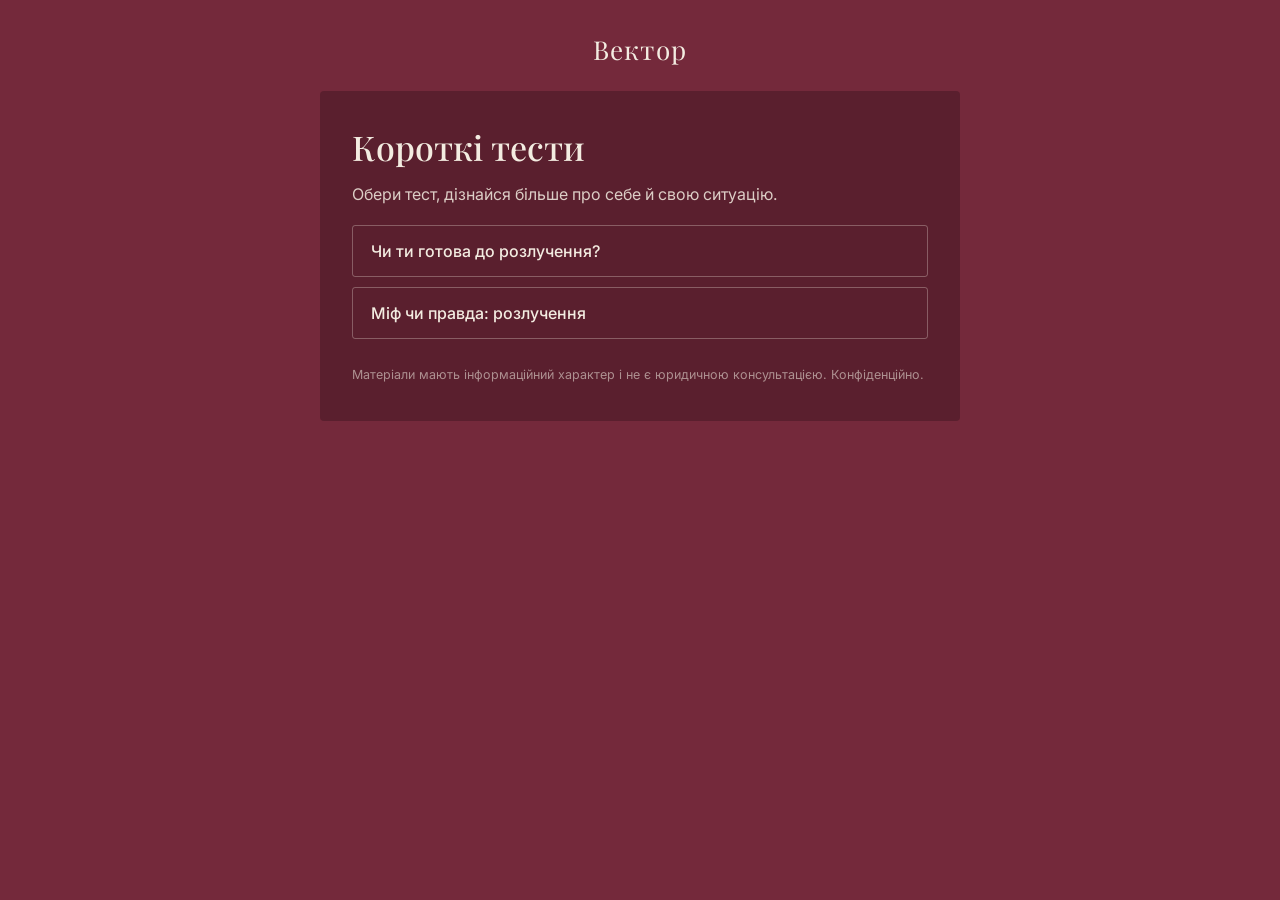
<file: test-vektor.html>
<!DOCTYPE html>
<html lang="uk">
<head>
<meta charset="UTF-8">
<meta name="viewport" content="width=device-width, initial-scale=1.0">
<title>Тести — Вектор</title>
<meta name="description" content="Короткі тести про розлучення: перевір себе й отримай підказку, з чого почати.">
<style>
@import url('https://fonts.googleapis.com/css2?family=Playfair+Display:ital,wght@0,500;0,600;1,500&family=Inter:wght@400;500;600&display=swap');
:root{--ink:#211d1b;--wine:#74293b;--wine-dark:#5a1f2e;--sage:#7c8b70;--sand:#f3ece1}
*{box-sizing:border-box;margin:0;padding:0}
body{background:var(--wine);color:var(--sand);font-family:'Inter',Arial,sans-serif;min-height:100vh;display:flex;flex-direction:column;align-items:center;padding:24px 16px 48px}
.logo{font-family:'Playfair Display',Georgia,serif;font-size:26px;letter-spacing:.04em;margin:8px 0 24px;color:var(--sand);text-decoration:none}
.card{width:100%;max-width:640px;background:var(--wine-dark);border-radius:4px;padding:36px 32px}
h1,h2{font-family:'Playfair Display',Georgia,serif;font-weight:500;line-height:1.2}
h1{font-size:34px;margin-bottom:14px}h2{font-size:26px;margin-bottom:22px}
p{line-height:1.6;color:rgba(243,236,225,.85)}
.btn{display:inline-block;margin-top:22px;background:var(--sand);color:var(--wine);border:0;padding:14px 26px;font:600 15px 'Inter';border-radius:3px;cursor:pointer;text-decoration:none}
.btn:hover{background:#fff}.btn.ghost{background:transparent;color:var(--sand);border:1px solid rgba(243,236,225,.4)}
.opt{display:block;width:100%;text-align:left;margin-top:12px;padding:15px 18px;background:transparent;color:var(--sand);border:1px solid rgba(243,236,225,.3);border-radius:3px;font:500 16px 'Inter';cursor:pointer;transition:.2s}
.opt:hover{border-color:var(--sand);background:rgba(243,236,225,.06)}
.opt.ok{border-color:var(--sage);background:rgba(124,139,112,.3)}.opt.bad{border-color:#c9786f;background:rgba(201,120,111,.2)}
.bar{height:4px;background:rgba(243,236,225,.15);border-radius:2px;margin-bottom:26px}.bar i{display:block;height:100%;background:var(--sage);border-radius:2px;transition:width .3s}
.meta{font-size:13px;color:rgba(243,236,225,.6);margin-bottom:10px}
.explain{margin-top:18px;padding:14px 16px;border-left:3px solid var(--sage);background:rgba(243,236,225,.05);font-size:15px}
.score{font-family:'Playfair Display',Georgia,serif;font-size:56px;margin:6px 0 10px}
.note{font-size:12.5px;color:rgba(243,236,225,.55);margin-top:26px}
.list{margin-top:18px}.list .opt{margin-top:10px}
form input,form textarea{width:100%;margin-top:10px;padding:13px 14px;background:rgba(243,236,225,.08);border:1px solid rgba(243,236,225,.3);border-radius:3px;color:var(--sand);font:16px 'Inter'}
form input::placeholder{color:rgba(243,236,225,.5)}
.hidden{display:none}
</style>
</head>
<body>
<div class="logo">Вектор</div>
<div class="card" id="app"></div>

<script>
/* ============ КОНСТРУКТОР: редагуйте лише цей блок ============ */
var SITE_LINK = "https://www.vectorr.com.ua/contacts.html";          // куди веде кнопка «Записатися»
var WEB3FORMS_KEY = "33d1079c-cb4d-48e0-b1f0-724d064cd70f"; // ключ форми (можна залишити)
var TESTS = [
  {
    id: "ready", type: "score",
    title: "Чи ти готова до розлучення?",
    intro: "5 запитань, 1 хвилина. Це не діагноз, а орієнтир, з чого почати.",
    questions: [
      {q: "Чи знаєш ти, де лежать твої документи й документи на майно?", a: [["Так", 2], ["Частково", 1], ["Ні", 0]]},
      {q: "Чи знаєш ти приблизно сімейний бюджет?", a: [["Так", 2], ["Приблизно", 1], ["Ні", 0]]},
      {q: "Чи є в тебе особиста фінансова подушка?", a: [["Так", 2], ["Невелика", 1], ["Ні", 0]]},
      {q: "Чи є поруч людина, з якою можна відверто поговорити?", a: [["Так", 2], ["Не зовсім", 1], ["Ні", 0]]},
      {q: "Чи розумієш ти, що чекає тебе юридично?", a: [["Так", 2], ["Загальне уявлення", 1], ["Ні", 0]]}
    ],
    results: [
      {min: 8, title: "Ти добре підготовлена", text: "База є. Лишається скласти чіткий план і перевірити деталі з фахівцем."},
      {min: 4, title: "Основа є, є прогалини", text: "Варто закрити питання з документами, бюджетом і підтримкою. Допоможемо скласти план."},
      {min: 0, title: "Ти не одна, почни з розмови", text: "Це нормально, що багато чого невідомо. Перша консультація допоможе зорієнтуватись без тиску."}
    ]
  },
  {
    id: "myth", type: "quiz",
    title: "Міф чи правда: розлучення",
    intro: "5 запитань із поясненнями. Загальна інформація, не юридична порада.",
    questions: [
      {q: "Усе майно, нажите в шлюбі, завжди ділиться навпіл автоматично.", a: ["Правда", "Міф"], correct: 1, why: "Частки зазвичай рівні, але за домовленістю або рішенням суду можуть бути іншими. Усе залежить від обставин."},
      {q: "Розлучитися можна, навіть якщо чоловік проти.", a: ["Правда", "Міф"], correct: 0, why: "Без згоди другої сторони розлучення відбувається через суд. Суд може запропонувати час на примирення."},
      {q: "Якщо є неповнолітня дитина, розлучення зазвичай відбувається через суд.", a: ["Правда", "Міф"], correct: 0, why: "Як правило, так. Є нюанси, тож уточнюй у юриста."},
      {q: "Подарунок, отриманий особисто одним із подружжя, є спільним майном.", a: ["Правда", "Міф"], correct: 1, why: "Майно, отримане в дар, зазвичай вважається особистим тієї, кому його подарували."},
      {q: "Найкращий перший крок: швидко підписати все, щоб закінчити.", a: ["Правда", "Міф"], correct: 1, why: "Спершу варто зібрати документи й оцінити бюджет. Не підписуй те, чого не розумієш."}
    ],
    results: [
      {min: 4, title: "Ти добре орієнтуєшся", text: "Чудово! Для індивідуальної ситуації все одно краще звірити деталі."},
      {min: 2, title: "Непогано, є що уточнити", text: "Частина міфів досі популярна. Розберемо твою ситуацію на консультації."},
      {min: 0, title: "Тут є що з'ясувати", text: "Це нормально, більшість не знає цих правил. Допоможемо розібратись спокійно."}
    ]
  }
];
/* ================ кінець конструктора ================ */

var app = document.getElementById("app");
function el(h){app.innerHTML=h}
function esc(s){return String(s).replace(/[&<>"]/g,function(c){return{"&":"&amp;","<":"&lt;",">":"&gt;",'"':"&quot;"}[c]})}

function home(){
  var h='<h1>Короткі тести</h1><p>Обери тест, дізнайся більше про себе й свою ситуацію.</p><div class="list">';
  TESTS.forEach(function(t,i){h+='<button class="opt" data-i="'+i+'">'+esc(t.title)+'</button>'});
  el(h+'</div><p class="note">Матеріали мають інформаційний характер і не є юридичною консультацією. Конфіденційно.</p>');
  app.querySelectorAll("[data-i]").forEach(function(b){b.onclick=function(){start(+b.dataset.i)}});
}
function start(i){
  var t=TESTS[i];
  el('<h1>'+esc(t.title)+'</h1><p>'+esc(t.intro)+'</p><button class="btn" id="go">Почати</button> <button class="btn ghost" id="back">Назад</button>');
  document.getElementById("go").onclick=function(){ask(t,0,0)};
  document.getElementById("back").onclick=home;
}
function ask(t,n,score){
  var q=t.questions[n], pct=Math.round(n/t.questions.length*100);
  var h='<div class="bar"><i style="width:'+pct+'%"></i></div><div class="meta">Питання '+(n+1)+' з '+t.questions.length+'</div><h2>'+esc(q.q)+'</h2><div id="opts">';
  var opts=t.type==="score"?q.a:q.a.map(function(x){return [x]});
  opts.forEach(function(o,i){h+='<button class="opt" data-i="'+i+'">'+esc(o[0])+'</button>'});
  el(h+'</div><div id="fb"></div>');
  app.querySelectorAll("#opts .opt").forEach(function(b){
    b.onclick=function(){
      var i=+b.dataset.i;
      if(t.type==="score"){next(t,n,score+q.a[i][1]);return}
      var ok=i===q.correct, all=app.querySelectorAll("#opts .opt");
      all.forEach(function(x){x.disabled=true;x.style.cursor="default"});
      all[q.correct].classList.add("ok"); if(!ok) b.classList.add("bad");
      document.getElementById("fb").innerHTML='<div class="explain"><b>'+(ok?"Так!":"Не зовсім.")+'</b> '+esc(q.why)+'</div><button class="btn" id="nx">Далі</button>';
      document.getElementById("nx").onclick=function(){next(t,n,score+(ok?1:0))};
    };
  });
}
function next(t,n,score){ if(n+1<t.questions.length) ask(t,n+1,score); else finish(t,score) }
function finish(t,score){
  var max=t.type==="score"?t.questions.length*2:t.questions.length;
  var r=t.results.filter(function(x){return score>=x.min})[0];
  el('<div class="meta">Твій результат</div><div class="score">'+score+' / '+max+'</div><h2>'+esc(r.title)+'</h2><p>'+esc(r.text)+'</p>'+
  '<a class="btn" href="'+SITE_LINK+'">Записатися на конфіденційну консультацію</a> <button class="btn ghost" id="again">Інші тести</button>'+
  '<div style="margin-top:34px"><p><b>Хочеш, щоб ми зв\'язалися з тобою?</b> Залиш контакт, і ми напишемо.</p>'+
  '<form id="lf"><input type="hidden" name="access_key" value="'+WEB3FORMS_KEY+'"><input type="hidden" name="subject" value="Заявка з тесту Вектор">'+
  '<input type="hidden" name="Тест" value="'+esc(t.title)+'"><input type="hidden" name="Результат" value="'+score+'/'+max+' — '+esc(r.title)+'">'+
  '<input name="Ім\'я" placeholder="Ім\'я" required><input name="Телефон" type="tel" placeholder="Телефон" required>'+
  '<button class="btn" type="submit">Надіслати</button><p id="st" class="note"></p></form></div>'+
  '<p class="note">Тест не є діагнозом чи юридичною консультацією. Надсилаючи контакт, ти погоджуєшся на обробку даних для зв\'язку.</p>');
  document.getElementById("again").onclick=home;
  document.getElementById("lf").onsubmit=function(e){
    e.preventDefault(); var f=e.target, st=document.getElementById("st");
    st.textContent="Надсилаємо…";
    fetch("https://api.web3forms.com/submit",{method:"POST",headers:{"Accept":"application/json"},body:new FormData(f)})
      .then(function(r){return r.json()}).then(function(d){st.textContent=d.success?"Дякуємо! Ми зв'яжемось з тобою.":"Не вдалося надіслати. Спробуй пізніше.";if(d.success)f.reset()})
      .catch(function(){st.textContent="Помилка з'єднання."});
  };
}
home();
</script>
</body>
</html>
</file>
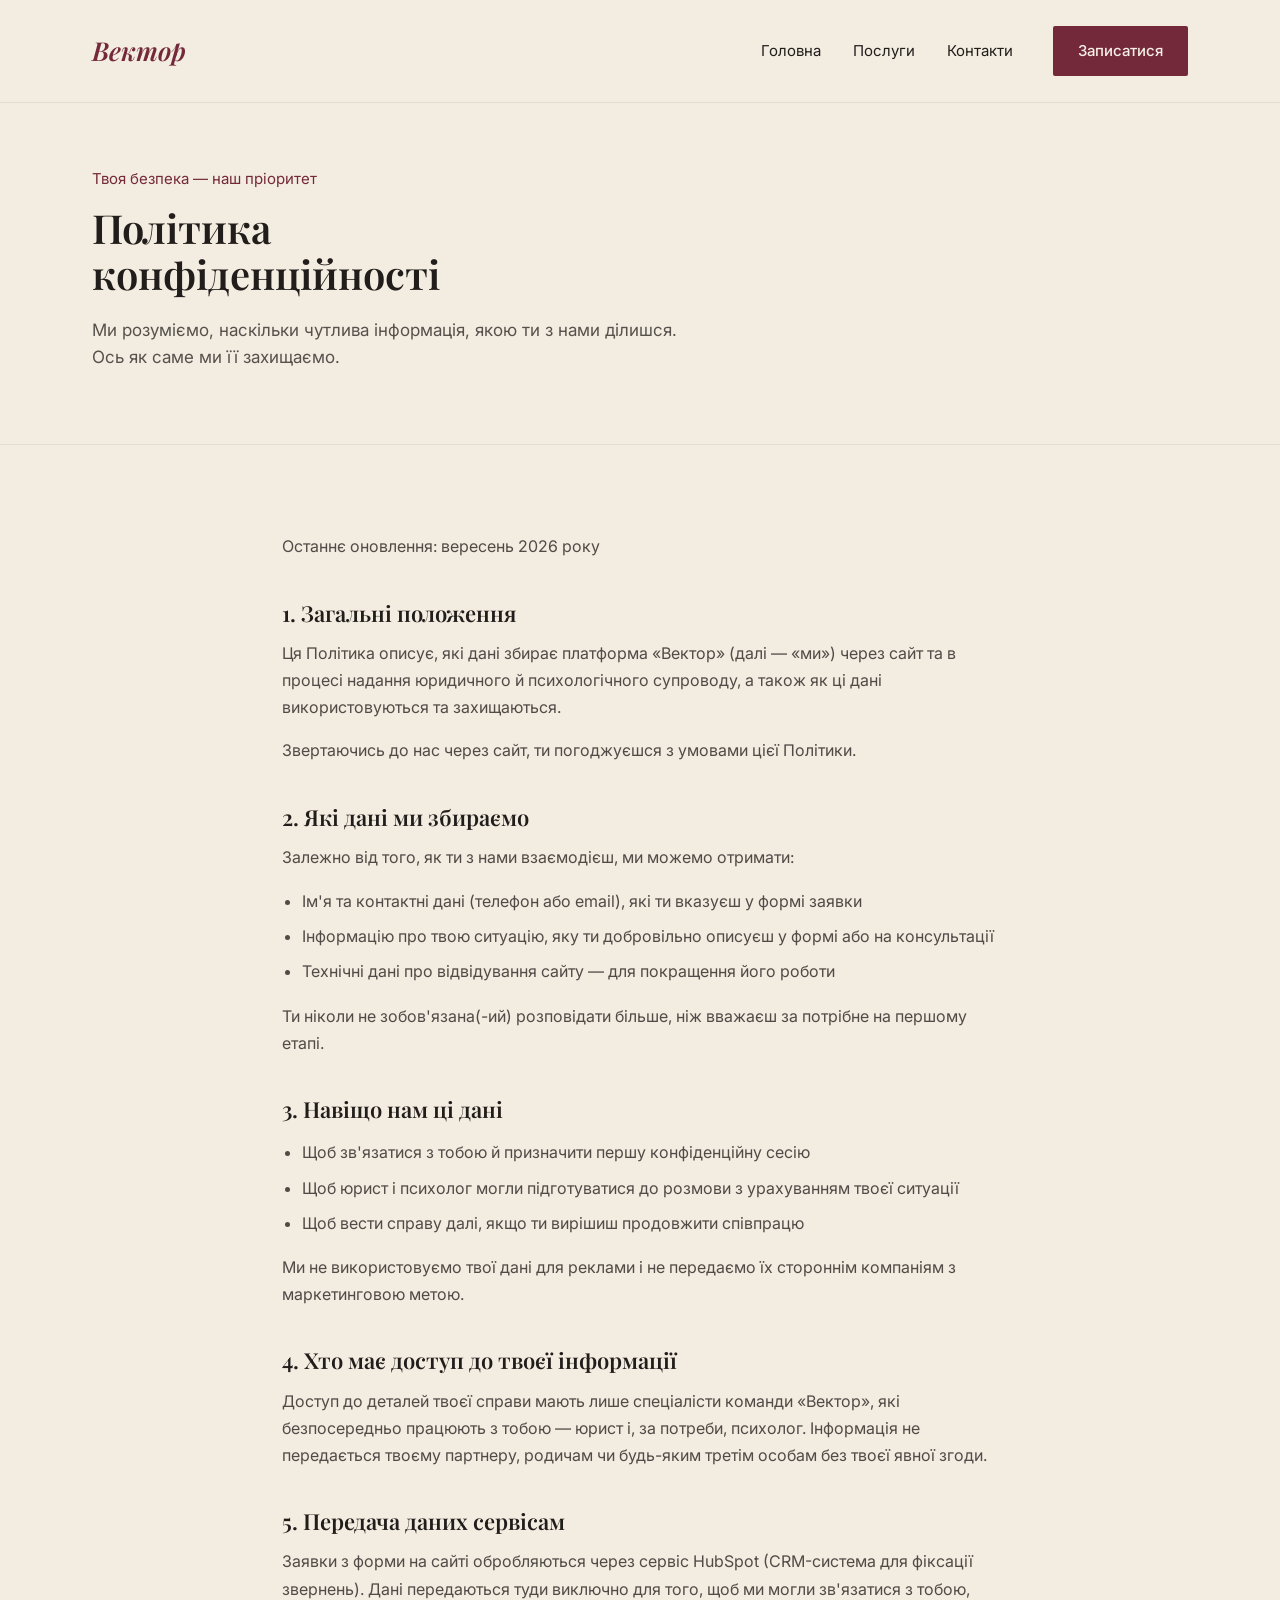
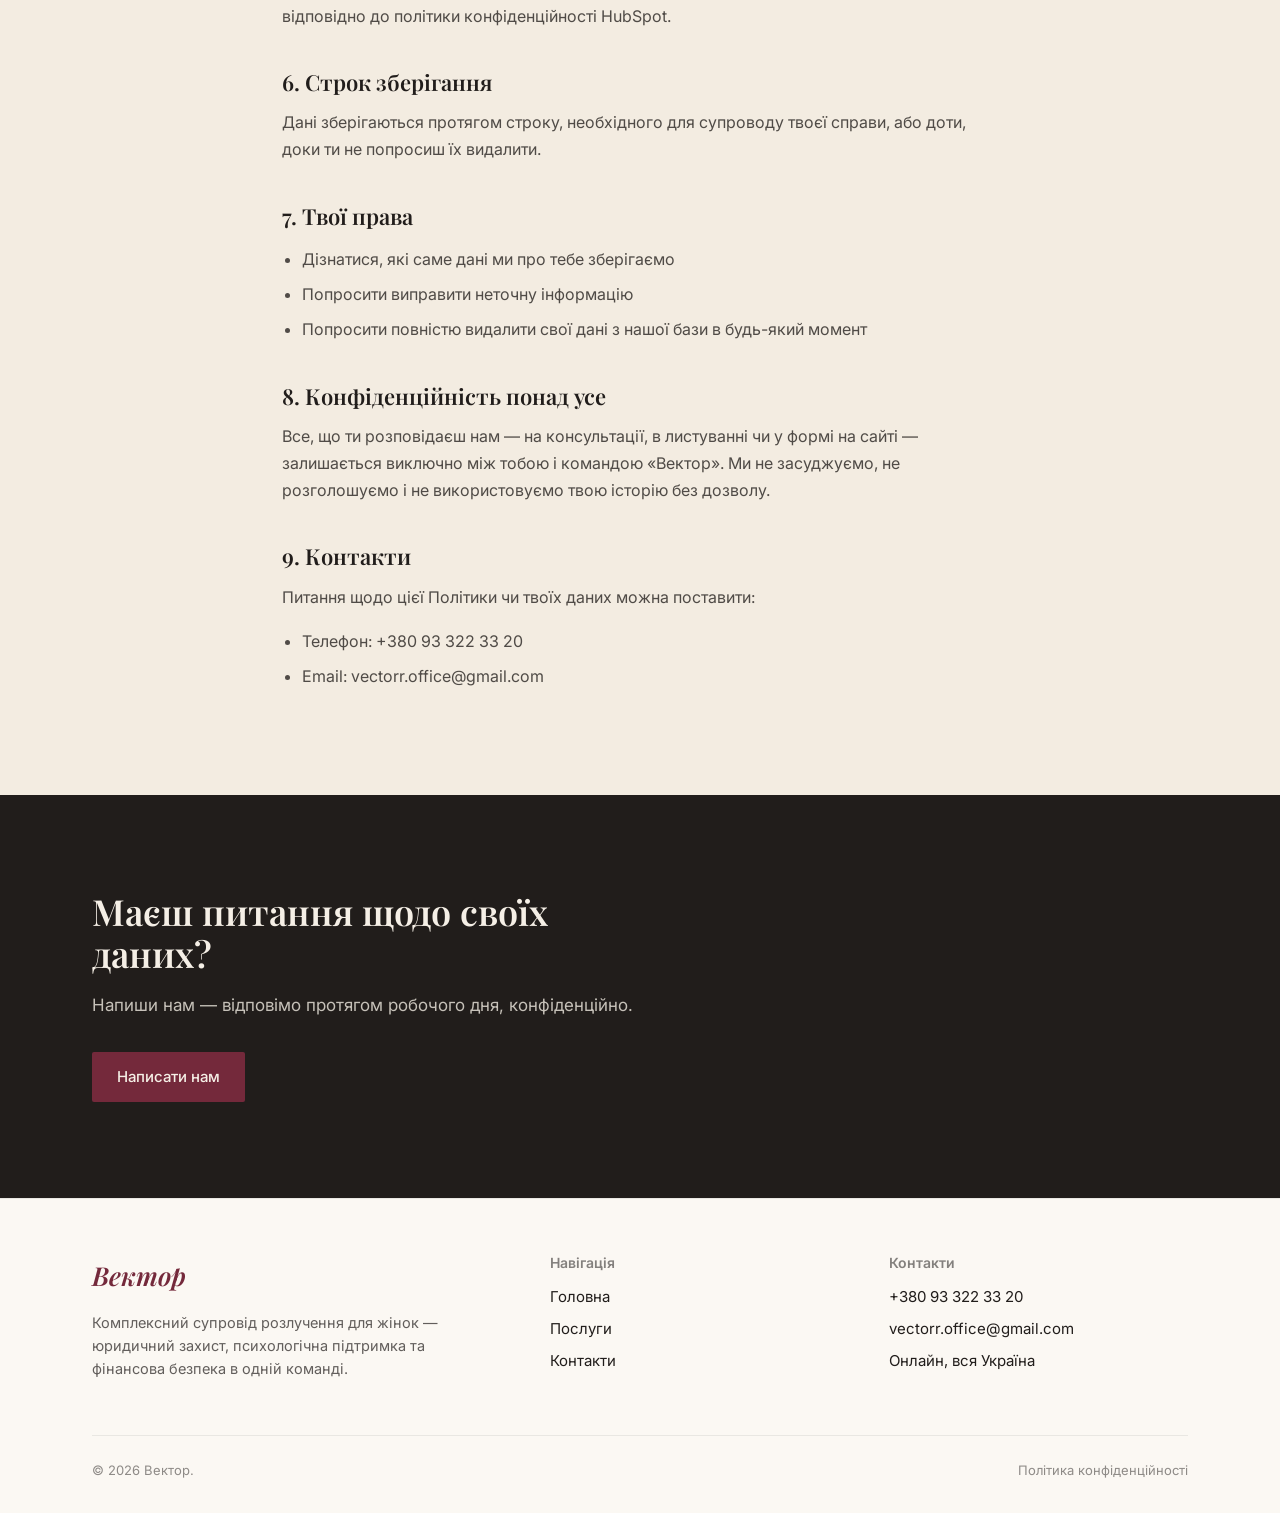
<file: vector-privacy-policy.html>
<!DOCTYPE html>
<html lang="uk">
<head>
<meta charset="UTF-8">
<meta name="viewport" content="width=device-width, initial-scale=1.0">
<title>Політика конфіденційності — Вектор</title>
<meta name="description" content="Політика конфіденційності Вектор: як ми збираємо, використовуємо та захищаємо ваші персональні дані.">
<link rel="stylesheet" href="css/style.css">
<link rel="icon" type="image/x-icon" href="favicon.ico">
<link rel="icon" type="image/png" sizes="32x32" href="favicon-32.png">
<link rel="icon" type="image/png" sizes="192x192" href="favicon-192.png">
<link rel="apple-touch-icon" href="apple-touch-icon.png">
<style>
  .policy-content h2 {
    font-size: 22px;
    margin-top: 40px;
    margin-bottom: 14px;
  }
  .policy-content h2:first-child { margin-top: 0; }
  .policy-content p, .policy-content li {
    color: rgba(33,29,27,0.78);
    font-size: 16px;
    line-height: 1.7;
  }
  .policy-content ul { padding-left: 20px; }
  .policy-content li { margin-bottom: 8px; }
  .policy-updated {
    font-size: 14px;
    color: rgba(33,29,27,0.5);
    margin-bottom: 40px;
  }
</style>
</head>
<body>

<header class="site-header">
  <div class="container">
    <a href="index.html" class="logo">Вектор</a>
    <nav class="nav">
      <ul class="nav-links">
        <li><a href="index.html">Головна</a></li>
        <li><a href="services.html">Послуги</a></li>
        <li><a href="contacts.html">Контакти</a></li>
      </ul>
      <a href="contacts.html" class="btn btn-primary nav-cta-desktop">Записатися</a>
      <button class="nav-toggle" aria-label="Меню" aria-expanded="false">☰</button>
    </nav>
  </div>
</header>

<section class="page-hero">
  <div class="container">
    <p class="kicker">Твоя безпека — наш пріоритет</p>
    <h1>Політика конфіденційності</h1>
    <p class="desc">Ми розуміємо, наскільки чутлива інформація, якою ти з нами ділишся. Ось як саме ми її захищаємо.</p>
  </div>
</section>

<section class="section">
  <div class="container" style="max-width: 780px;">
    <div class="policy-content">
      <p class="policy-updated">Останнє оновлення: вересень 2026 року</p>

      <h2>1. Загальні положення</h2>
      <p>Ця Політика описує, які дані збирає платформа «Вектор» (далі — «ми») через сайт та в процесі надання юридичного й психологічного супроводу, а також як ці дані використовуються та захищаються.</p>
      <p>Звертаючись до нас через сайт, ти погоджуєшся з умовами цієї Політики.</p>

      <h2>2. Які дані ми збираємо</h2>
      <p>Залежно від того, як ти з нами взаємодієш, ми можемо отримати:</p>
      <ul>
        <li>Ім'я та контактні дані (телефон або email), які ти вказуєш у формі заявки</li>
        <li>Інформацію про твою ситуацію, яку ти добровільно описуєш у формі або на консультації</li>
        <li>Технічні дані про відвідування сайту — для покращення його роботи</li>
      </ul>
      <p>Ти ніколи не зобов'язана(-ий) розповідати більше, ніж вважаєш за потрібне на першому етапі.</p>

      <h2>3. Навіщо нам ці дані</h2>
      <ul>
        <li>Щоб зв'язатися з тобою й призначити першу конфіденційну сесію</li>
        <li>Щоб юрист і психолог могли підготуватися до розмови з урахуванням твоєї ситуації</li>
        <li>Щоб вести справу далі, якщо ти вирішиш продовжити співпрацю</li>
      </ul>
      <p>Ми не використовуємо твої дані для реклами і не передаємо їх стороннім компаніям з маркетинговою метою.</p>

      <h2>4. Хто має доступ до твоєї інформації</h2>
      <p>Доступ до деталей твоєї справи мають лише спеціалісти команди «Вектор», які безпосередньо працюють з тобою — юрист і, за потреби, психолог. Інформація не передається твоєму партнеру, родичам чи будь-яким третім особам без твоєї явної згоди.</p>

      <h2>5. Передача даних сервісам</h2>
      <p>Заявки з форми на сайті обробляються через сервіс HubSpot (CRM-система для фіксації звернень). Дані передаються туди виключно для того, щоб ми могли зв'язатися з тобою, відповідно до політики конфіденційності HubSpot.</p>

      <h2>6. Строк зберігання</h2>
      <p>Дані зберігаються протягом строку, необхідного для супроводу твоєї справи, або доти, доки ти не попросиш їх видалити.</p>

      <h2>7. Твої права</h2>
      <ul>
        <li>Дізнатися, які саме дані ми про тебе зберігаємо</li>
        <li>Попросити виправити неточну інформацію</li>
        <li>Попросити повністю видалити свої дані з нашої бази в будь-який момент</li>
      </ul>

      <h2>8. Конфіденційність понад усе</h2>
      <p>Все, що ти розповідаєш нам — на консультації, в листуванні чи у формі на сайті — залишається виключно між тобою і командою «Вектор». Ми не засуджуємо, не розголошуємо і не використовуємо твою історію без дозволу.</p>

      <h2>9. Контакти</h2>
      <p>Питання щодо цієї Політики чи твоїх даних можна поставити:</p>
      <ul>
        <li>Телефон: <a href="tel:+380933223320">+380 93 322 33 20</a></li>
        <li>Email: <a href="mailto:vectorr.office@gmail.com">vectorr.office@gmail.com</a></li>
      </ul>
    </div>
  </div>
</section>

<div class="cta-banner">
  <div class="container">
    <h2>Маєш питання щодо своїх даних?</h2>
    <p>Напиши нам — відповімо протягом робочого дня, конфіденційно.</p>
    <a href="contacts.html" class="btn btn-primary" style="margin-top:16px;">Написати нам</a>
  </div>
</div>

<footer class="site-footer">
  <div class="container">
    <div class="footer-grid">
      <div>
        <a href="index.html" class="logo">Вектор</a>
        <p style="margin-top:14px;">Комплексний супровід розлучення для жінок — юридичний захист, психологічна підтримка та фінансова безпека в одній команді.</p>
      </div>
      <div>
        <h4>Навігація</h4>
        <ul>
          <li><a href="index.html">Головна</a></li>
          <li><a href="services.html">Послуги</a></li>
          <li><a href="contacts.html">Контакти</a></li>
        </ul>
      </div>
      <div>
        <h4>Контакти</h4>
        <ul>
          <li><a href="tel:+380933223320">+380 93 322 33 20</a></li>
          <li><a href="mailto:vectorr.office@gmail.com">vectorr.office@gmail.com</a></li>
          <li>Онлайн, вся Україна</li>
        </ul>
      </div>
    </div>
    <div class="footer-bottom">
      <span>© 2026 Вектор.</span>
      <span><a href="privacy-policy.html">Політика конфіденційності</a></span>
    </div>
  </div>
</footer>

<script src="js/script.js"></script>
</body>
</html>
</file>
<file: css/style.css>
@import url('https://fonts.googleapis.com/css2?family=Playfair+Display:ital,wght@0,500;0,600;0,700;1,500;1,600&family=Inter:wght@400;500;600&display=swap');

:root {
  --ink: #211d1b;
  --wine: #74293b;
  --wine-dark: #5a1f2e;
  --sage: #7c8b70;
  --sand: #f3ece1;
  --paper: #fbf8f3;
  --line: rgba(33, 29, 27, 0.14);
  --line-soft: rgba(33, 29, 27, 0.08);
  --cream-text: #f5efe6;
}

* { box-sizing: border-box; }
html { scroll-behavior: smooth; }

body {
  margin: 0;
  background: var(--sand);
  color: var(--ink);
  font-family: 'Inter', -apple-system, BlinkMacSystemFont, sans-serif;
  font-size: 17px;
  line-height: 1.6;
  -webkit-font-smoothing: antialiased;
}

h1, h2, h3, h4 {
  font-family: 'Playfair Display', Georgia, serif;
  font-weight: 600;
  line-height: 1.15;
  margin: 0 0 0.5em;
  color: var(--ink);
}

p { margin: 0 0 1em; }
a { color: inherit; text-decoration: none; }

.container { max-width: 1160px; margin: 0 auto; padding: 0 32px; }
img { max-width: 100%; display: block; }

/* ---------- Header ---------- */

.site-header {
  padding: 26px 0;
  border-bottom: 1px solid var(--line-soft);
  background: var(--sand);
  position: sticky;
  top: 0;
  z-index: 50;
}

.site-header .container { display: flex; align-items: center; justify-content: space-between; }

.logo {
  font-family: 'Playfair Display', serif;
  font-style: italic;
  font-weight: 600;
  font-size: 26px;
  color: var(--wine);
}

.nav { display: flex; align-items: center; gap: 40px; }
.nav-links { list-style: none; display: flex; gap: 32px; margin: 0; padding: 0; font-size: 15px; }
.nav-links a { position: relative; padding-bottom: 4px; transition: color 0.2s ease; }
.nav-links a:hover { color: var(--wine); }
.nav-links a[aria-current="page"] { color: var(--wine); }
.nav-links a[aria-current="page"]::after {
  content: ''; position: absolute; left: 0; right: 0; bottom: 0; height: 1px; background: var(--wine);
}

.btn {
  display: inline-flex; align-items: center; gap: 8px;
  padding: 12px 24px; border-radius: 2px; font-size: 15px; font-weight: 500;
  cursor: pointer; border: 1px solid transparent;
  transition: background 0.2s ease, color 0.2s ease, border-color 0.2s ease, transform 0.2s ease;
}
.btn-primary { background: var(--wine); color: var(--cream-text); }
.btn-primary:hover { background: var(--wine-dark); transform: translateY(-1px); }
.btn-ghost { border-color: var(--ink); color: var(--ink); }
.btn-ghost:hover { background: var(--ink); color: var(--cream-text); }

.nav-toggle { display: none; background: none; border: none; font-size: 24px; cursor: pointer; }

/* ---------- Hero ---------- */

.hero { padding: 80px 0 60px; position: relative; overflow: hidden; }
.hero-grid { display: grid; grid-template-columns: 1.1fr 0.9fr; gap: 56px; align-items: center; }

.hero-kicker { font-size: 16px; color: var(--wine); margin-bottom: 18px; max-width: 30ch; }
.hero h1 {
  font-size: 48px; max-width: 14ch; margin-bottom: 24px;
  opacity: 0; transform: translateY(14px);
  animation: heroRise 0.8s ease 0.15s forwards;
}
.hero-lede {
  font-size: 18px; max-width: 46ch; color: rgba(33,29,27,0.82); margin-bottom: 32px;
  opacity: 0; transform: translateY(14px);
  animation: heroRise 0.8s ease 0.35s forwards;
}
.hero-actions {
  display: flex; flex-direction: column; align-items: flex-start; gap: 12px;
  opacity: 0; transform: translateY(14px);
  animation: heroRise 0.8s ease 0.5s forwards;
}
.hero-microtext { font-size: 13px; color: rgba(33,29,27,0.55); }

@keyframes heroRise {
  to { opacity: 1; transform: translateY(0); }
}

.vector-graphic { width: 100%; height: auto; }
.vector-graphic path { stroke-dasharray: 700; stroke-dashoffset: 700; animation: drawLine 1.8s ease forwards; }
.vector-graphic .v-rough { animation-delay: 0.1s; }
.vector-graphic .v-line-1 { animation-delay: 0.5s; }
.vector-graphic .v-line-2 { animation-delay: 1.1s; }
.vector-graphic .v-arrow { animation-delay: 1.4s; stroke-dasharray: 60; stroke-dashoffset: 60; }
.vector-graphic .v-dot { opacity: 0; animation: dotIn 0.4s ease forwards; }
.vector-graphic circle.v-dot:nth-of-type(1) { animation-delay: 0.1s; }
.vector-graphic circle.v-dot:nth-of-type(2) { animation-delay: 0.6s; }
.vector-graphic circle.v-dot:nth-of-type(3) { animation-delay: 1.2s; }

@keyframes drawLine { to { stroke-dashoffset: 0; } }
@keyframes dotIn { to { opacity: 1; } }

/* ---------- Scroll reveal ---------- */

.reveal { opacity: 0; transform: translateY(24px); transition: opacity 0.7s ease, transform 0.7s ease; }
.reveal.is-visible { opacity: 1; transform: translateY(0); }
.reveal-delay-1.is-visible { transition-delay: 0.08s; }
.reveal-delay-2.is-visible { transition-delay: 0.16s; }
.reveal-delay-3.is-visible { transition-delay: 0.24s; }

/* ---------- Sections ---------- */

.section { padding: 88px 0; }
.section-alt { background: var(--paper); border-top: 1px solid var(--line-soft); border-bottom: 1px solid var(--line-soft); }
.section-dark { background: var(--ink); color: var(--cream-text); }
.section-dark h2, .section-dark h3 { color: var(--cream-text); }

.philosophy-grid { display: grid; grid-template-columns: 0.85fr 1.15fr; gap: 64px; }
.philosophy-intro h2 { font-size: 32px; max-width: 16ch; }
.philosophy-intro p { color: rgba(33,29,27,0.78); font-size: 16px; }

.philosophy-list { border-top: 1px solid var(--line); }
.philosophy-item {
  display: grid; grid-template-columns: 40px 1fr; gap: 20px; padding: 28px 0;
  border-bottom: 1px solid var(--line);
  transition: padding-left 0.3s ease;
}
.philosophy-item:hover { padding-left: 8px; }
.philosophy-item .mark {
  color: var(--wine); font-size: 20px; line-height: 1.4;
  display: inline-block; transition: transform 0.3s ease;
}
.philosophy-item:hover .mark { transform: translateX(6px); }
.philosophy-item h3 { font-size: 19px; margin-bottom: 6px; }
.philosophy-item p { color: rgba(33,29,27,0.75); font-size: 15.5px; margin: 0; }

.section-head { max-width: 60ch; margin-bottom: 48px; }
.section-head h2 { font-size: 32px; }
.section-head .desc { color: rgba(33,29,27,0.72); font-size: 16px; }
.section-dark .section-head .desc { color: rgba(245,239,230,0.72); }

.services-teaser { display: grid; grid-template-columns: 1.3fr 1fr 1fr; gap: 1px; background: var(--line); border: 1px solid var(--line); }
.service-block { background: var(--sand); padding: 36px 32px; transition: background 0.3s ease; }
.service-block:hover { background: var(--paper); }
.service-block.express { background: var(--wine); color: var(--cream-text); }
.service-block.express:hover { background: var(--wine-dark); }
.service-block.express h3 { color: var(--cream-text); }
.service-block.express .tag { color: rgba(245,239,230,0.75); }
.service-block .tag { font-size: 13px; color: var(--sage); margin-bottom: 12px; display: block; }
.service-block h3 { font-size: 21px; margin-bottom: 12px; }
.service-block p { font-size: 15px; color: rgba(33,29,27,0.72); margin: 0; }
.service-block.express p { color: rgba(245,239,230,0.85); }

.teaser-link { margin-top: 40px; display: inline-flex; gap: 8px; font-size: 15px; color: var(--wine); border-bottom: 1px solid var(--wine); padding-bottom: 2px; transition: gap 0.2s ease; }
.teaser-link:hover { gap: 14px; }

/* ---------- Journey / timeline ---------- */

.journey { position: relative; padding-left: 48px; }
.journey::before {
  content: ''; position: absolute; left: 11px; top: 8px; width: 1px;
  background: linear-gradient(180deg, var(--wine), var(--sage));
  height: 0%;
  transition: height 1.2s ease;
}
.journey.in-view::before { height: calc(100% - 16px); }

.journey-step { position: relative; padding-bottom: 52px; }
.journey-step:last-child { padding-bottom: 0; }
.journey-step::before {
  content: ''; position: absolute; left: -48px; top: 4px; width: 11px; height: 11px; border-radius: 50%;
  background: var(--wine); border: 3px solid var(--ink); box-shadow: 0 0 0 1px var(--wine);
  transform: scale(0); transition: transform 0.4s ease;
}
.journey.in-view .journey-step::before { transform: scale(1); }
.journey-step:nth-child(1)::before { transition-delay: 0.1s; }
.journey-step:nth-child(2)::before { transition-delay: 0.5s; }
.journey-step:nth-child(3)::before { transition-delay: 0.9s; }
.journey-step:nth-child(4)::before { transition-delay: 1.3s; }

.journey-step .step-num { font-size: 13px; color: var(--sage); margin-bottom: 6px; display: block; }
.journey-step h3 { font-size: 22px; margin-bottom: 8px; }
.journey-step p { color: rgba(245,239,230,0.75); max-width: 56ch; margin: 0; }

/* ---------- CTA banner ---------- */

.cta-banner { background: var(--ink); color: var(--cream-text); padding: 96px 0; text-align: left; }
.cta-banner h2 { color: var(--cream-text); font-size: 36px; max-width: 20ch; }
.cta-banner p { max-width: 50ch; color: rgba(245,239,230,0.78); font-size: 17px; }

/* ---------- Footer ---------- */

.site-footer { padding: 56px 0 32px; background: var(--paper); border-top: 1px solid var(--line-soft); }
.footer-grid { display: grid; grid-template-columns: 1.4fr 1fr 1fr; gap: 40px; margin-bottom: 40px; }
.footer-grid h4 { font-family: 'Inter', sans-serif; font-weight: 600; font-size: 14px; margin-bottom: 14px; color: rgba(33,29,27,0.55); }
.footer-grid ul { list-style: none; padding: 0; margin: 0; display: flex; flex-direction: column; gap: 8px; font-size: 15px; }
.footer-grid p { color: rgba(33,29,27,0.7); font-size: 14.5px; max-width: 40ch; }
.footer-bottom { display: flex; justify-content: space-between; font-size: 13px; color: rgba(33,29,27,0.5); border-top: 1px solid var(--line-soft); padding-top: 24px; }

/* ---------- Page hero ---------- */

.page-hero { padding: 64px 0 56px; border-bottom: 1px solid var(--line-soft); }
.page-hero .kicker { color: var(--wine); font-size: 15px; margin-bottom: 14px; }
.page-hero h1 { font-size: 40px; max-width: 20ch; }
.page-hero .desc { font-size: 17px; max-width: 55ch; color: rgba(33,29,27,0.75); }

/* ---------- Services detail rows ---------- */

.service-detail { display: grid; grid-template-columns: 0.5fr 1.5fr; gap: 48px; padding: 56px 0; border-bottom: 1px solid var(--line); }
.service-detail:first-child { padding-top: 0; }
.service-detail:last-child { border-bottom: none; }
.service-detail .label-col .tag { color: var(--sage); font-size: 14px; display: block; margin-bottom: 10px; }
.service-detail .label-col h3 { font-size: 26px; }
.service-detail .body-col p { font-size: 16px; color: rgba(33,29,27,0.78); }
.service-detail .body-col ul { margin: 20px 0 0; padding: 0; list-style: none; }
.service-detail .body-col li { position: relative; padding-left: 22px; margin-bottom: 12px; font-size: 15.5px; color: rgba(33,29,27,0.82); }
.service-detail .body-col li::before { content: ''; position: absolute; left: 0; top: 9px; width: 10px; height: 1px; background: var(--wine); }

/* ---------- Contact page ---------- */

.contact-grid { display: grid; grid-template-columns: 0.9fr 1.1fr; gap: 64px; padding: 72px 0 96px; }
.contact-info .item { margin-bottom: 28px; }
.contact-info .item .label { font-size: 13px; color: var(--sage); margin-bottom: 4px; }
.contact-info .item .value { font-size: 18px; }
.contact-info .note { margin-top: 40px; padding: 20px; background: var(--paper); border: 1px solid var(--line); font-size: 14.5px; color: rgba(33,29,27,0.7); }

.form-card { background: var(--ink); color: var(--cream-text); padding: 40px; border-radius: 2px; }
.form-card h3 { color: var(--cream-text); font-size: 22px; margin-bottom: 8px; }
.form-card .sub { color: rgba(245,239,230,0.65); font-size: 14.5px; margin-bottom: 28px; }
.field { margin-bottom: 20px; }
.field label { display: block; font-size: 13px; color: rgba(245,239,230,0.7); margin-bottom: 6px; }
.field input, .field textarea {
  width: 100%; padding: 12px 14px; background: rgba(245,239,230,0.08);
  border: 1px solid rgba(245,239,230,0.25); border-radius: 2px; color: var(--cream-text);
  font-family: 'Inter', sans-serif; font-size: 15px; transition: border-color 0.2s ease;
}
.field input:focus, .field textarea:focus { outline: none; border-color: var(--sage); }
.field textarea { resize: vertical; min-height: 100px; }
.field input::placeholder, .field textarea::placeholder { color: rgba(245,239,230,0.4); }
.form-note { font-size: 13px; color: rgba(245,239,230,0.5); margin-top: 16px; }

.hs-form-wrapper { background: var(--cream-text); padding: 24px; border-radius: 2px; }
.hs-form-wrapper * { color: var(--ink) !important; }

/* ---------- Responsive ---------- */

@media (max-width: 860px) {
  .hero-grid, .philosophy-grid, .contact-grid { grid-template-columns: 1fr; }
  .services-teaser { grid-template-columns: 1fr; }
  .service-detail { grid-template-columns: 1fr; gap: 16px; }
  .footer-grid { grid-template-columns: 1fr; gap: 28px; }
  .nav-links, .nav-cta-desktop { display: none; }
  .nav-toggle { display: block; }
  .hero h1 { font-size: 36px; }
  .cta-banner h2 { font-size: 28px; }
}
</file>
